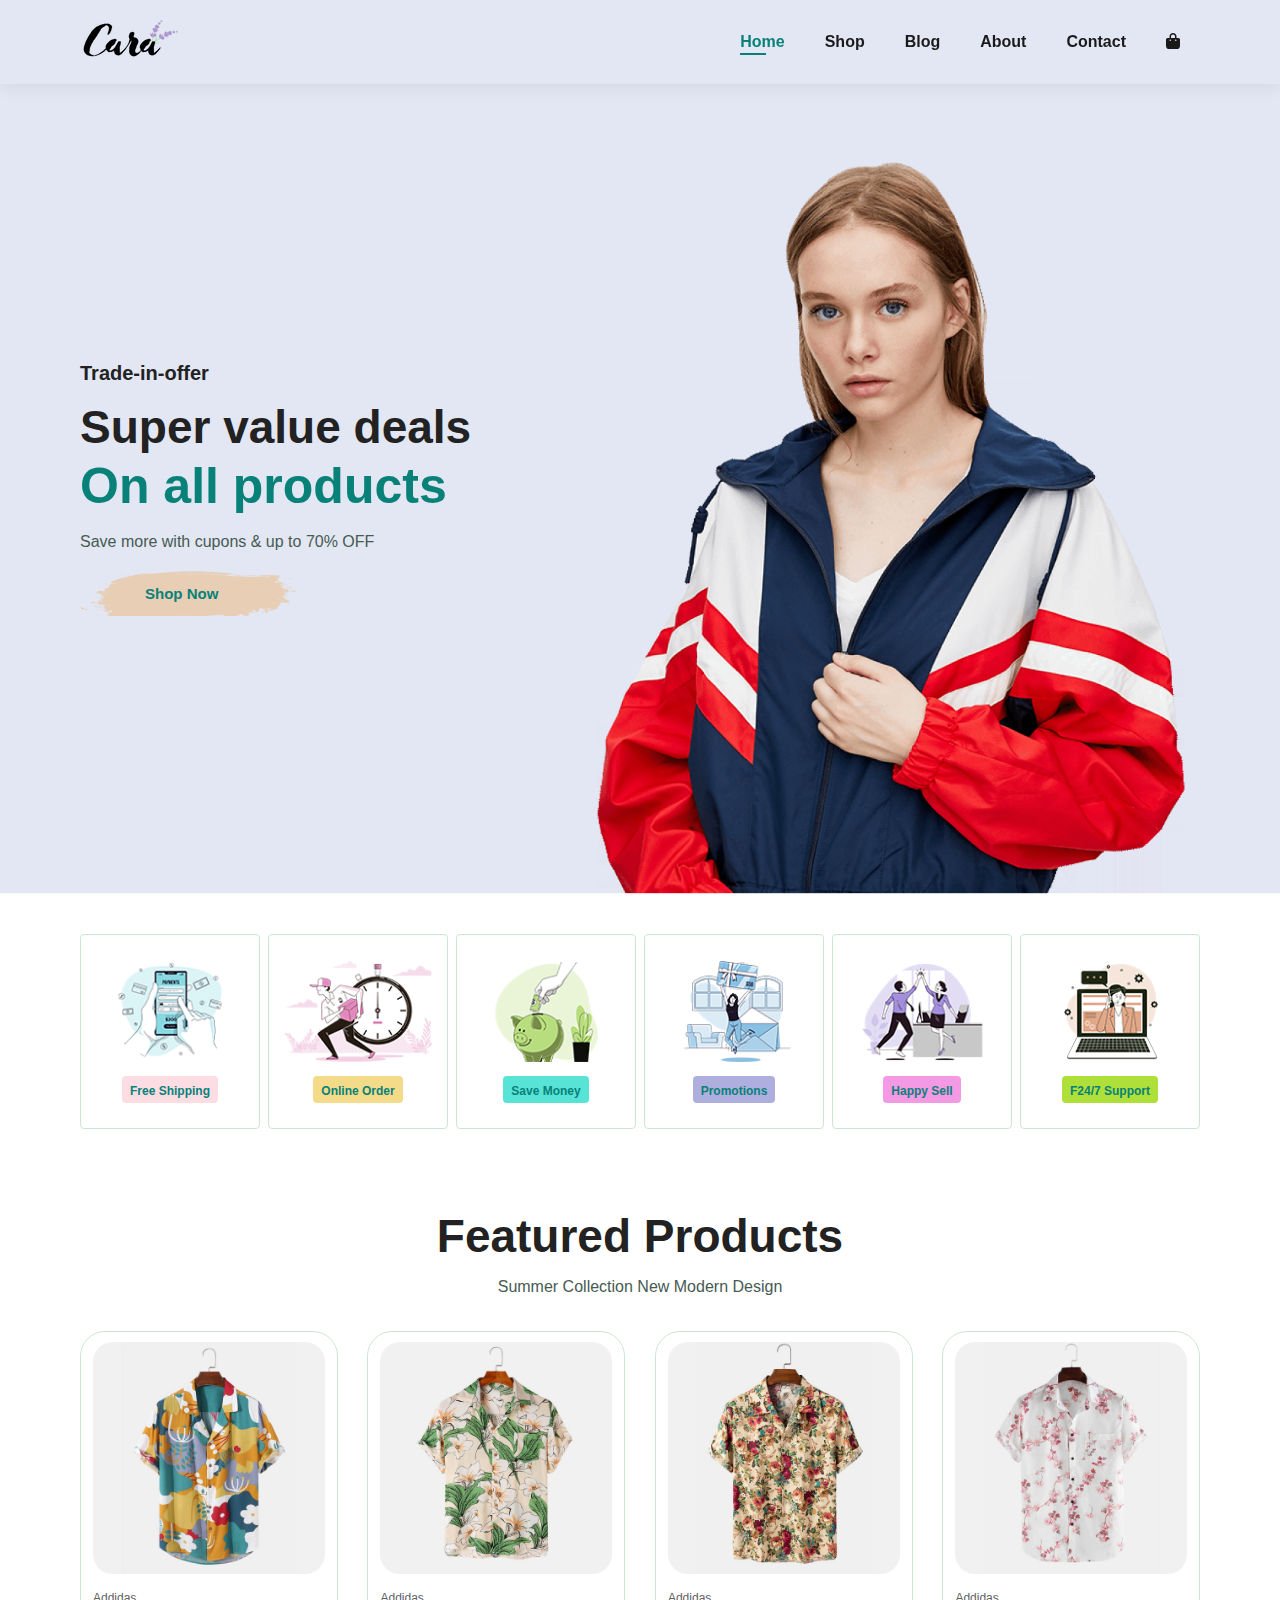
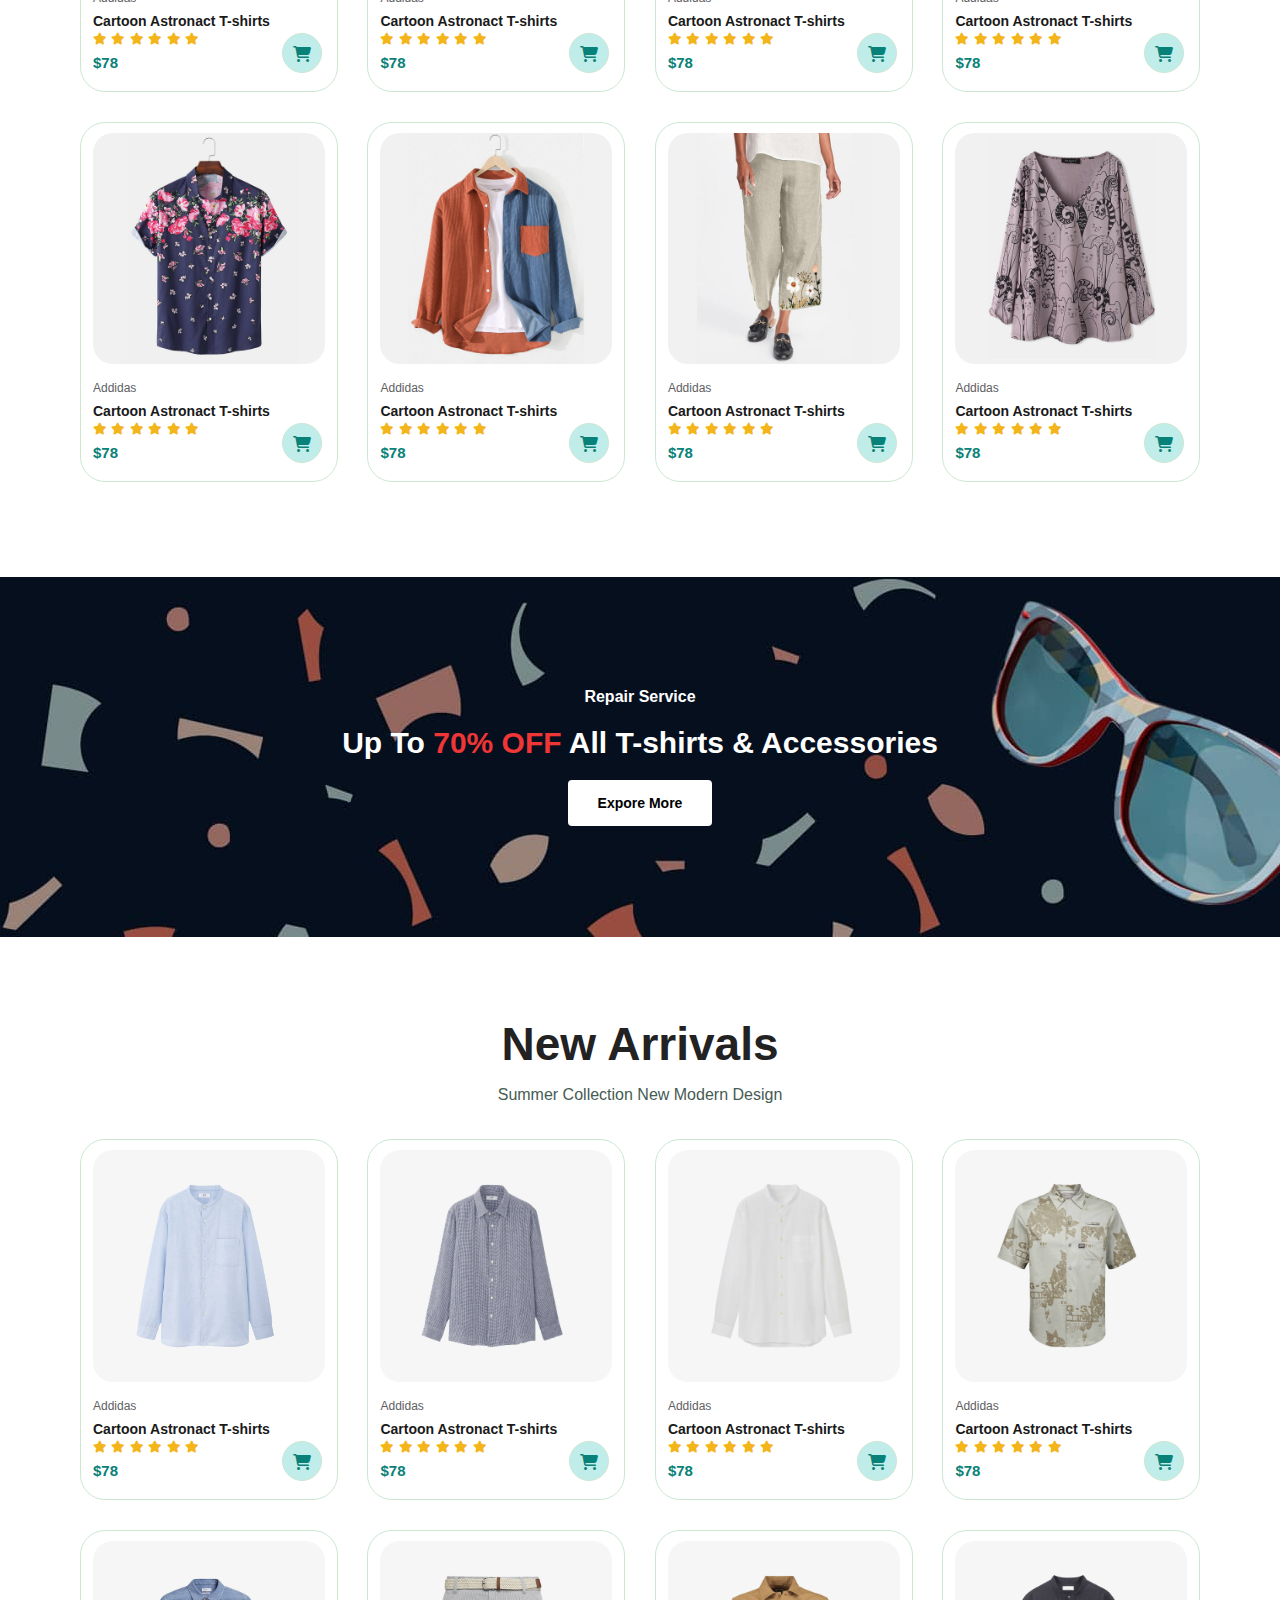
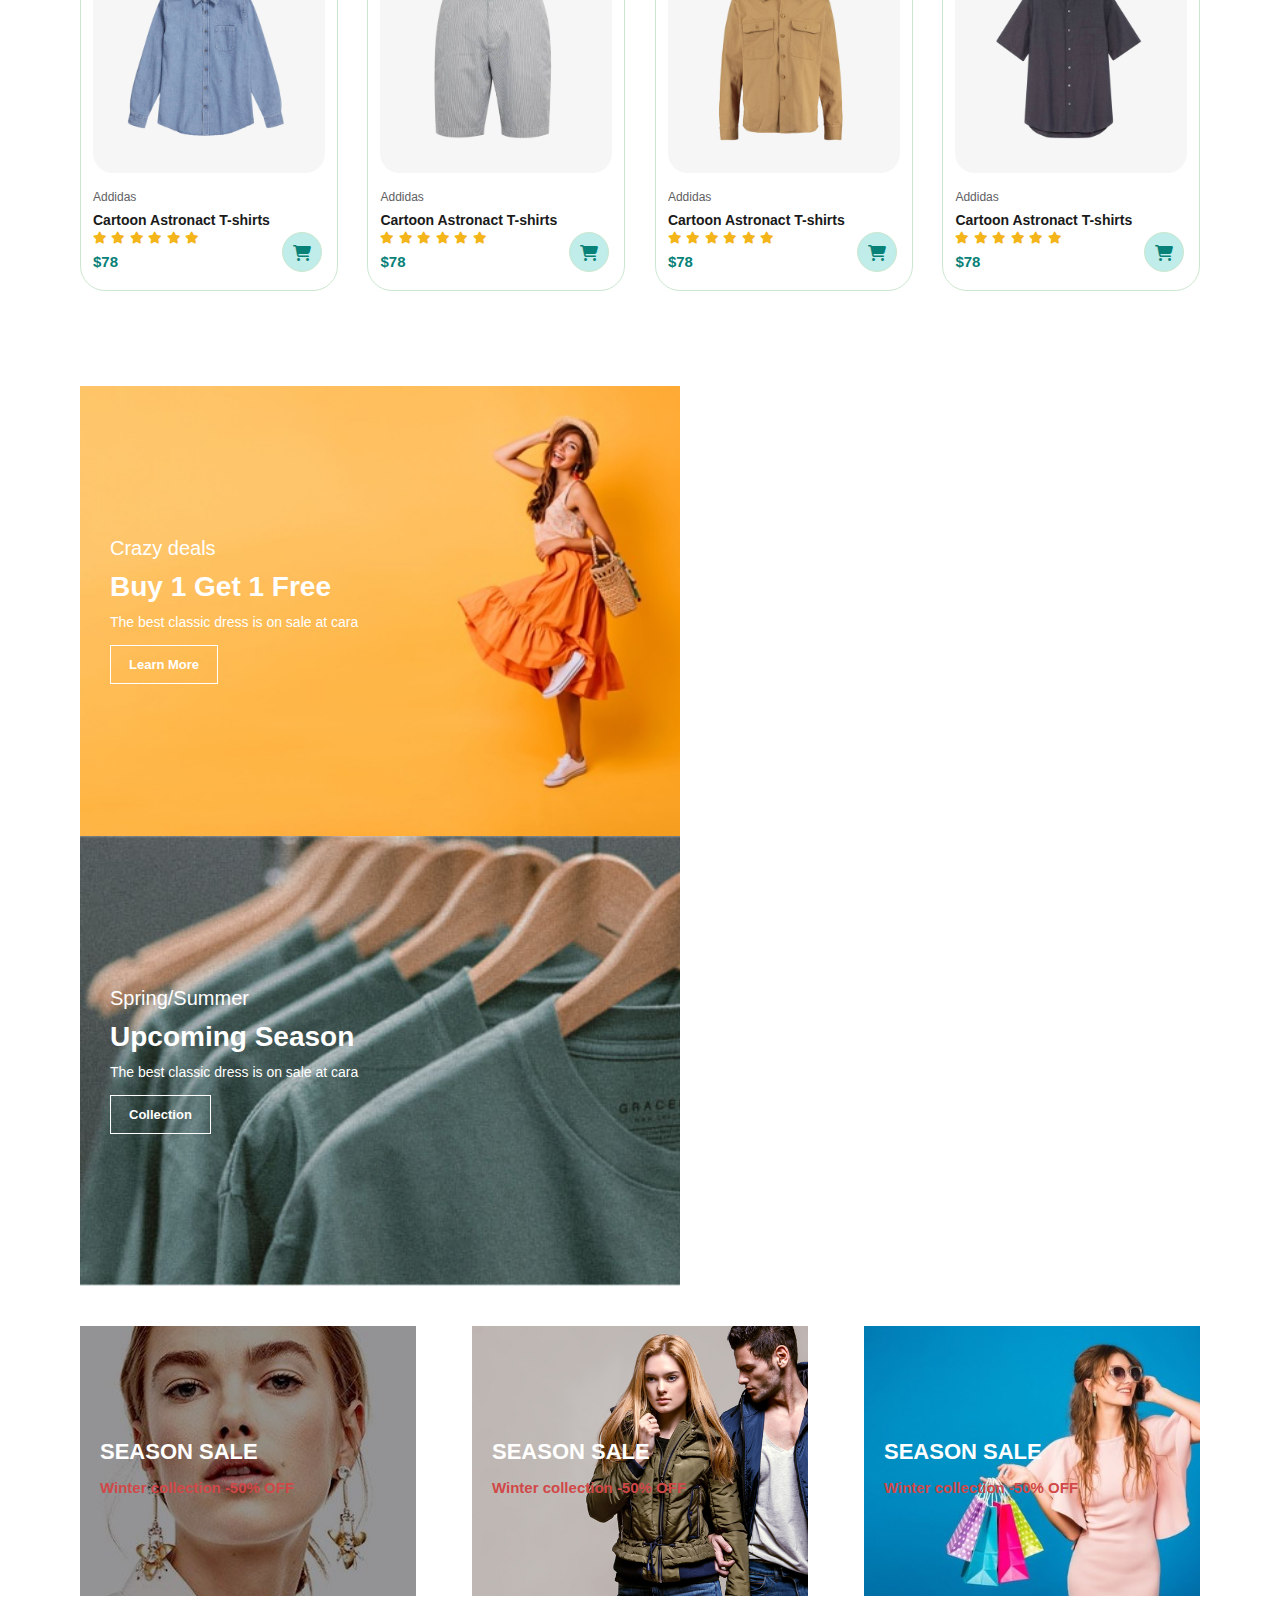
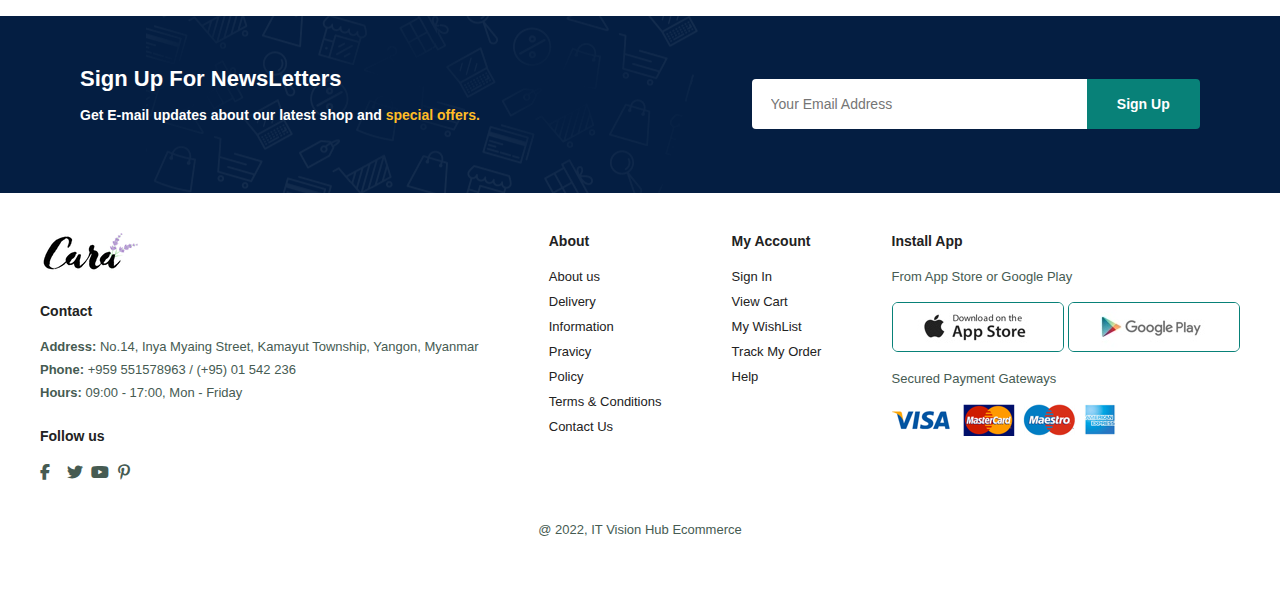
<file: index.html>
<!DOCTYPE html>
<html lang="en">
<head>
    <meta charset="UTF-8">
    <meta http-equiv="X-UA-Compatible" content="IE=edge">
    <meta name="viewport" content="width=device-width, initial-scale=1.0">
    <title>Ecommerce</title>
    <link rel="stylesheet" href="https://cdnjs.cloudflare.com/ajax/libs/font-awesome/6.1.1/css/all.min.css">
    <link rel="stylesheet" href="style.css">
</head>
<body>
    <!-- Header -->
    <section id="header">
        <a href="#"><img src="img/logo.png" alt="" class="logo"></a>
        <div>
            <ul id="navbar">
                <li><a href="index.html" class="active">Home</a></li>
                <li><a href="shop.html">Shop</a></li>
                <li><a href="blog.html">Blog</a></li>
                <li><a href="about.html">About</a></li>
                <li><a href="contact.html">Contact</a></li>
                <li><a href="cart.html" id="lg-bag"><i class="fa-solid fa-bag-shopping"></i></a></li>
                <a href="#" id="close"><i class="fa-solid fa-circle-xmark"></i></a>
            </ul>
        </div>
        <div id="mobile">
            <a href="cart.html"><i class="fa-solid fa-bag-shopping"></i></a>
            <i id="bar" class="fas fa-outdent"></i>
        </div>
    </section>

    <!-- Hero -->
    <section id="hero">
        <h4>Trade-in-offer</h4>
        <h2>Super value deals</h2>
        <h1>On all products</h1>
        <p>Save more with cupons & up to 70% OFF</p>
        <button>Shop Now</button>
    </section>

    <!-- Feature -->
    <section id="feature" class="section-p1 resp1">
        <div class="fe-box">
            <img src="img/features/f1.png" alt="">
            <h6>Free Shipping</h6>
        </div>
        <div class="fe-box">
            <img src="img/features/f2.png" alt="">
            <h6>Online Order</h6>
        </div>
        <div class="fe-box">
            <img src="img/features/f3.png" alt="">
            <h6>Save Money </h6>
        </div>
        <div class="fe-box">
            <img src="img/features/f4.png" alt="">
            <h6>Promotions</h6>
        </div>
        <div class="fe-box">
            <img src="img/features/f5.png" alt="">
            <h6>Happy Sell</h6>
        </div>
        <div class="fe-box">
            <img src="img/features/f6.png" alt="">
            <h6>F24/7 Support</h6>
        </div>
    </section>

    <!-- Product -->
    <section id="product1" class="section-p1">
        <h2>Featured Products</h2>
        <p>Summer Collection New Modern Design</p>
        <div class="proContainer">
            <div class="pro">
                <img src="img/products/f1.jpg" alt="">
                <div class="des">
                    <span>Addidas</span>
                    <h5>Cartoon Astronact T-shirts</h5>
                    <div class="star">
                        <i class="fas fa-star"></i>
                        <i class="fas fa-star"></i>
                        <i class="fas fa-star"></i>
                        <i class="fas fa-star"></i>
                        <i class="fas fa-star"></i>
                        <i class="fas fa-star"></i>
                    </div>
                    <h4>$78</h4>
                </div>
                <a href=""><i class="fas fa-shopping-cart cart"></i></a>
            </div>
            <div class="pro">
                <img src="img/products/f2.jpg" alt="">
                <div class="des">
                    <span>Addidas</span>
                    <h5>Cartoon Astronact T-shirts</h5>
                    <div class="star">
                        <i class="fas fa-star"></i>
                        <i class="fas fa-star"></i>
                        <i class="fas fa-star"></i>
                        <i class="fas fa-star"></i>
                        <i class="fas fa-star"></i>
                        <i class="fas fa-star"></i>
                    </div>
                    <h4>$78</h4>
                </div>
                <a href=""><i class="fas fa-shopping-cart cart"></i></a>
            </div>
            <div class="pro">
                <img src="img/products/f3.jpg" alt="">
                <div class="des">
                    <span>Addidas</span>
                    <h5>Cartoon Astronact T-shirts</h5>
                    <div class="star">
                        <i class="fas fa-star"></i>
                        <i class="fas fa-star"></i>
                        <i class="fas fa-star"></i>
                        <i class="fas fa-star"></i>
                        <i class="fas fa-star"></i>
                        <i class="fas fa-star"></i>
                    </div>
                    <h4>$78</h4>
                </div>
                <a href=""><i class="fas fa-shopping-cart cart"></i></a>
            </div>
            <div class="pro">
                <img src="img/products/f4.jpg" alt="">
                <div class="des">
                    <span>Addidas</span>
                    <h5>Cartoon Astronact T-shirts</h5>
                    <div class="star">
                        <i class="fas fa-star"></i>
                        <i class="fas fa-star"></i>
                        <i class="fas fa-star"></i>
                        <i class="fas fa-star"></i>
                        <i class="fas fa-star"></i>
                        <i class="fas fa-star"></i>
                    </div>
                    <h4>$78</h4>
                </div>
                <a href=""><i class="fas fa-shopping-cart cart"></i></a>
            </div>
            <div class="pro">
                <img src="img/products/f5.jpg" alt="">
                <div class="des">
                    <span>Addidas</span>
                    <h5>Cartoon Astronact T-shirts</h5>
                    <div class="star">
                        <i class="fas fa-star"></i>
                        <i class="fas fa-star"></i>
                        <i class="fas fa-star"></i>
                        <i class="fas fa-star"></i>
                        <i class="fas fa-star"></i>
                        <i class="fas fa-star"></i>
                    </div>
                    <h4>$78</h4>
                </div>
                <a href=""><i class="fas fa-shopping-cart cart"></i></a>
            </div>
            <div class="pro">
                <img src="img/products/f6.jpg" alt="">
                <div class="des">
                    <span>Addidas</span>
                    <h5>Cartoon Astronact T-shirts</h5>
                    <div class="star">
                        <i class="fas fa-star"></i>
                        <i class="fas fa-star"></i>
                        <i class="fas fa-star"></i>
                        <i class="fas fa-star"></i>
                        <i class="fas fa-star"></i>
                        <i class="fas fa-star"></i>
                    </div>
                    <h4>$78</h4>
                </div>
                <a href=""><i class="fas fa-shopping-cart cart"></i></a>
            </div>
            <div class="pro">
                <img src="img/products/f7.jpg" alt="">
                <div class="des">
                    <span>Addidas</span>
                    <h5>Cartoon Astronact T-shirts</h5>
                    <div class="star">
                        <i class="fas fa-star"></i>
                        <i class="fas fa-star"></i>
                        <i class="fas fa-star"></i>
                        <i class="fas fa-star"></i>
                        <i class="fas fa-star"></i>
                        <i class="fas fa-star"></i>
                    </div>
                    <h4>$78</h4>
                </div>
                <a href=""><i class="fas fa-shopping-cart cart"></i></a>
            </div>
            <div class="pro">
                <img src="img/products/f8.jpg" alt="">
                <div class="des">
                    <span>Addidas</span>
                    <h5>Cartoon Astronact T-shirts</h5>
                    <div class="star">
                        <i class="fas fa-star"></i>
                        <i class="fas fa-star"></i>
                        <i class="fas fa-star"></i>
                        <i class="fas fa-star"></i>
                        <i class="fas fa-star"></i>
                        <i class="fas fa-star"></i>
                    </div>
                    <h4>$78</h4>
                </div>
                <a href=""><i class="fas fa-shopping-cart cart"></i></a>
            </div>
        </div>
    </section>

    <!-- Banner -->
    <section id="banner" class="section-m1">
        <h4>Repair Service</h4>
        <h2>Up To <span>70% OFF</span> All T-shirts & Accessories</h2>
        <button class="normal">Expore More</button>
    </section>

    <!-- New Product -->
    <section id="product1" class="section-p1">
        <h2>New Arrivals</h2>
        <p>Summer Collection New Modern Design</p>
        <div class="proContainer">
            <div class="pro">
                <img src="img/products/n1.jpg" alt="">
                <div class="des">
                    <span>Addidas</span>
                    <h5>Cartoon Astronact T-shirts</h5>
                    <div class="star">
                        <i class="fas fa-star"></i>
                        <i class="fas fa-star"></i>
                        <i class="fas fa-star"></i>
                        <i class="fas fa-star"></i>
                        <i class="fas fa-star"></i>
                        <i class="fas fa-star"></i>
                    </div>
                    <h4>$78</h4>
                </div>
                <a href=""><i class="fas fa-shopping-cart cart"></i></a>
            </div>
            <div class="pro">
                <img src="img/products/n2.jpg" alt="">
                <div class="des">
                    <span>Addidas</span>
                    <h5>Cartoon Astronact T-shirts</h5>
                    <div class="star">
                        <i class="fas fa-star"></i>
                        <i class="fas fa-star"></i>
                        <i class="fas fa-star"></i>
                        <i class="fas fa-star"></i>
                        <i class="fas fa-star"></i>
                        <i class="fas fa-star"></i>
                    </div>
                    <h4>$78</h4>
                </div>
                <a href=""><i class="fas fa-shopping-cart cart"></i></a>
            </div>
            <div class="pro">
                <img src="img/products/n3.jpg" alt="">
                <div class="des">
                    <span>Addidas</span>
                    <h5>Cartoon Astronact T-shirts</h5>
                    <div class="star">
                        <i class="fas fa-star"></i>
                        <i class="fas fa-star"></i>
                        <i class="fas fa-star"></i>
                        <i class="fas fa-star"></i>
                        <i class="fas fa-star"></i>
                        <i class="fas fa-star"></i>
                    </div>
                    <h4>$78</h4>
                </div>
                <a href=""><i class="fas fa-shopping-cart cart"></i></a>
            </div>
            <div class="pro">
                <img src="img/products/n4.jpg" alt="">
                <div class="des">
                    <span>Addidas</span>
                    <h5>Cartoon Astronact T-shirts</h5>
                    <div class="star">
                        <i class="fas fa-star"></i>
                        <i class="fas fa-star"></i>
                        <i class="fas fa-star"></i>
                        <i class="fas fa-star"></i>
                        <i class="fas fa-star"></i>
                        <i class="fas fa-star"></i>
                    </div>
                    <h4>$78</h4>
                </div>
                <a href=""><i class="fas fa-shopping-cart cart"></i></a>
            </div>
            <div class="pro">
                <img src="img/products/n5.jpg" alt="">
                <div class="des">
                    <span>Addidas</span>
                    <h5>Cartoon Astronact T-shirts</h5>
                    <div class="star">
                        <i class="fas fa-star"></i>
                        <i class="fas fa-star"></i>
                        <i class="fas fa-star"></i>
                        <i class="fas fa-star"></i>
                        <i class="fas fa-star"></i>
                        <i class="fas fa-star"></i>
                    </div>
                    <h4>$78</h4>
                </div>
                <a href=""><i class="fas fa-shopping-cart cart"></i></a>
            </div>
            <div class="pro">
                <img src="img/products/n6.jpg" alt="">
                <div class="des">
                    <span>Addidas</span>
                    <h5>Cartoon Astronact T-shirts</h5>
                    <div class="star">
                        <i class="fas fa-star"></i>
                        <i class="fas fa-star"></i>
                        <i class="fas fa-star"></i>
                        <i class="fas fa-star"></i>
                        <i class="fas fa-star"></i>
                        <i class="fas fa-star"></i>
                    </div>
                    <h4>$78</h4>
                </div>
                <a href=""><i class="fas fa-shopping-cart cart"></i></a>
            </div>
            <div class="pro">
                <img src="img/products/n7.jpg" alt="">
                <div class="des">
                    <span>Addidas</span>
                    <h5>Cartoon Astronact T-shirts</h5>
                    <div class="star">
                        <i class="fas fa-star"></i>
                        <i class="fas fa-star"></i>
                        <i class="fas fa-star"></i>
                        <i class="fas fa-star"></i>
                        <i class="fas fa-star"></i>
                        <i class="fas fa-star"></i>
                    </div>
                    <h4>$78</h4>
                </div>
                <a href=""><i class="fas fa-shopping-cart cart"></i></a>
            </div>
            <div class="pro">
                <img src="img/products/n8.jpg" alt="">
                <div class="des">
                    <span>Addidas</span>
                    <h5>Cartoon Astronact T-shirts</h5>
                    <div class="star">
                        <i class="fas fa-star"></i>
                        <i class="fas fa-star"></i>
                        <i class="fas fa-star"></i>
                        <i class="fas fa-star"></i>
                        <i class="fas fa-star"></i>
                        <i class="fas fa-star"></i>
                    </div>
                    <h4>$78</h4>
                </div>
                <a href=""><i class="fas fa-shopping-cart cart"></i></a>
            </div>
        </div>
    </section>
   
    <!-- Small Banner -->
    <section id="sm-banner" class="section-p1">
        <div class="banner-box">
            <h4>Crazy deals</h4>
            <h2>Buy 1 Get 1 Free</h2>
            <span>The best classic dress is on sale at cara</span>
            <button class="white">Learn More</button>
        </div>
        <div class="banner-box">
            <h4>Spring/Summer</h4>
            <h2>Upcoming Season</h2>
            <span>The best classic dress is on sale at cara</span>
            <button class="white">Collection</button>
        </div>
    </section>

    <!-- Banner3 -->
    <section id="banner3">
        <div class="banner-box">
            <h2>SEASON SALE</h2>
            <h3>Winter collection -50% OFF</h3>
        </div>
        <div class="banner-box banner-box1">
            <h2>SEASON SALE</h2>
            <h3>Winter collection -50% OFF</h3>
        </div>
        <div class="banner-box banner-box2">
            <h2>SEASON SALE</h2>
            <h3>Winter collection -50% OFF</h3>
        </div>
    </section>

    <!-- New Letters -->
    <section id="newsLetter">
        <div class="newsText">
            <h4>Sign Up For NewsLetters</h4>
            <p>Get E-mail updates about our latest shop and <span>special offers.</span></p>
        </div>
        <div class="form">
            <input type="text" placeholder="Your Email Address">
            <button class="normal">Sign Up</button>
        </div>
    </section>

    <!-- Footer -->
    <footer id="section-p1">
        <div class="col">
            <img src="img/logo.png" alt="" class="logo">
            <h4>Contact</h4>
            <p>
                <strong>Address: </strong>
                No.14, Inya Myaing Street, Kamayut Township, Yangon, Myanmar
            </p>
            <p>
                <strong>Phone: </strong>
                +959 551578963 / (+95) 01 542 236
            </p>
            <p>
                <strong>Hours: </strong>
                09:00 - 17:00, Mon - Friday
            </p>
            <div class="follow">
                <h4>Follow us</h4>
                <div class="icon">
                    <i class="fab fa-facebook-f"></i>
                    <i class="fab fa-instrgram"></i>
                    <i class="fab fa-twitter"></i>
                    <i class="fab fa-youtube"></i>
                    <i class="fab fa-pinterest-p"></i>
                </div>
            </div>
        </div>
        <div class="col">
            <h4>About</h4>
            <a href="#">About us</a>
            <a href="#">Delivery</a>
            <a href="#">Information</a>
            <a href="#">Pravicy</a>
            <a href="#">Policy</a>
            <a href="#">Terms & Conditions</a>
            <a href="#">Contact Us</a>
        </div>
        <div class="col">
            <h4>My Account</h4>
            <a href="#">Sign In</a>
            <a href="#">View Cart</a>
            <a href="#">My WishList</a>
            <a href="#">Track My Order</a>
            <a href="#">Help</a>
        </div>
        <div class="col install">
            <h4>Install App</h4>
            <p>From App Store or Google Play</p>
            <div class="row">
                <img src="img/pay/app.jpg" alt="">
                <img src="img/pay/play.jpg" alt="">
            </div>
            <p>Secured Payment Gateways</p>
            <img src="img/pay/pay.png" alt="">
        </div>
        <div class="copyright">
            <p>@ 2022, IT Vision Hub Ecommerce </p>
        </div>
    </footer>




    <script src="script.js"></script>
</body>
</html>
</file>
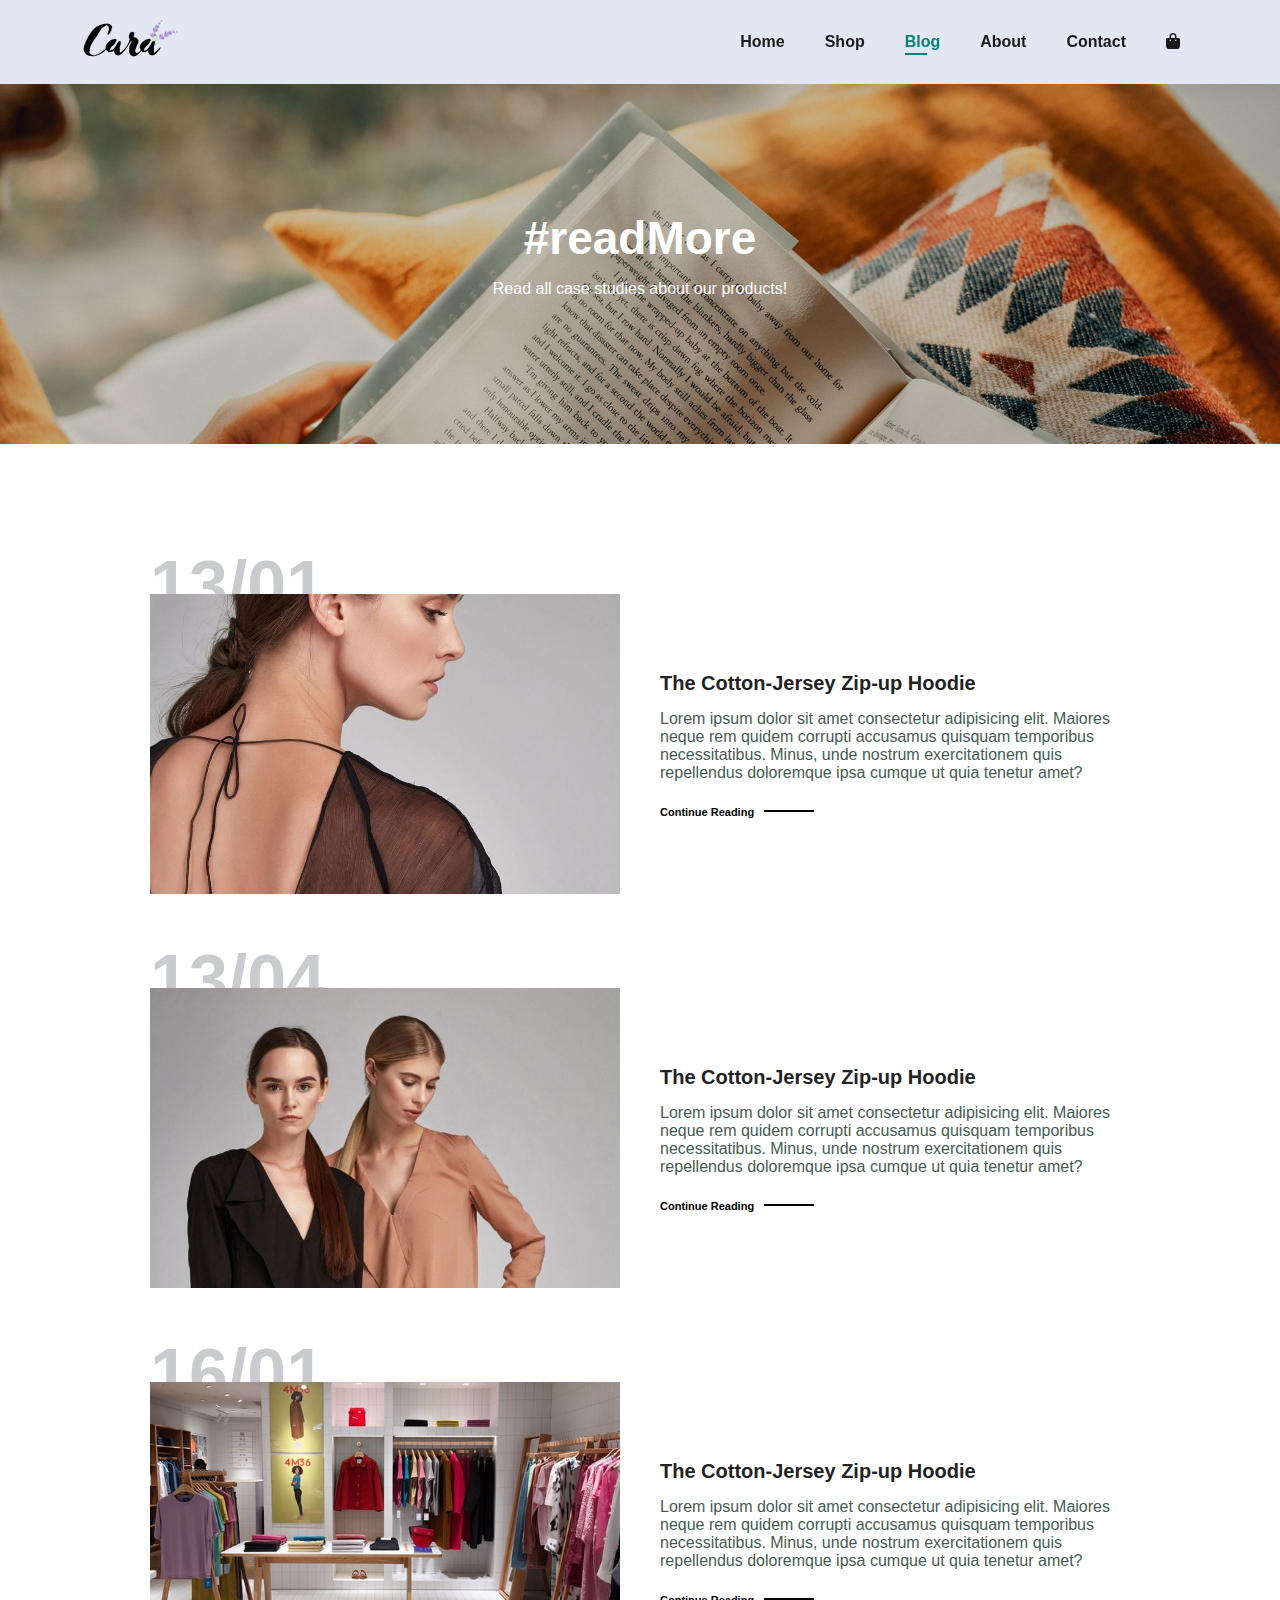
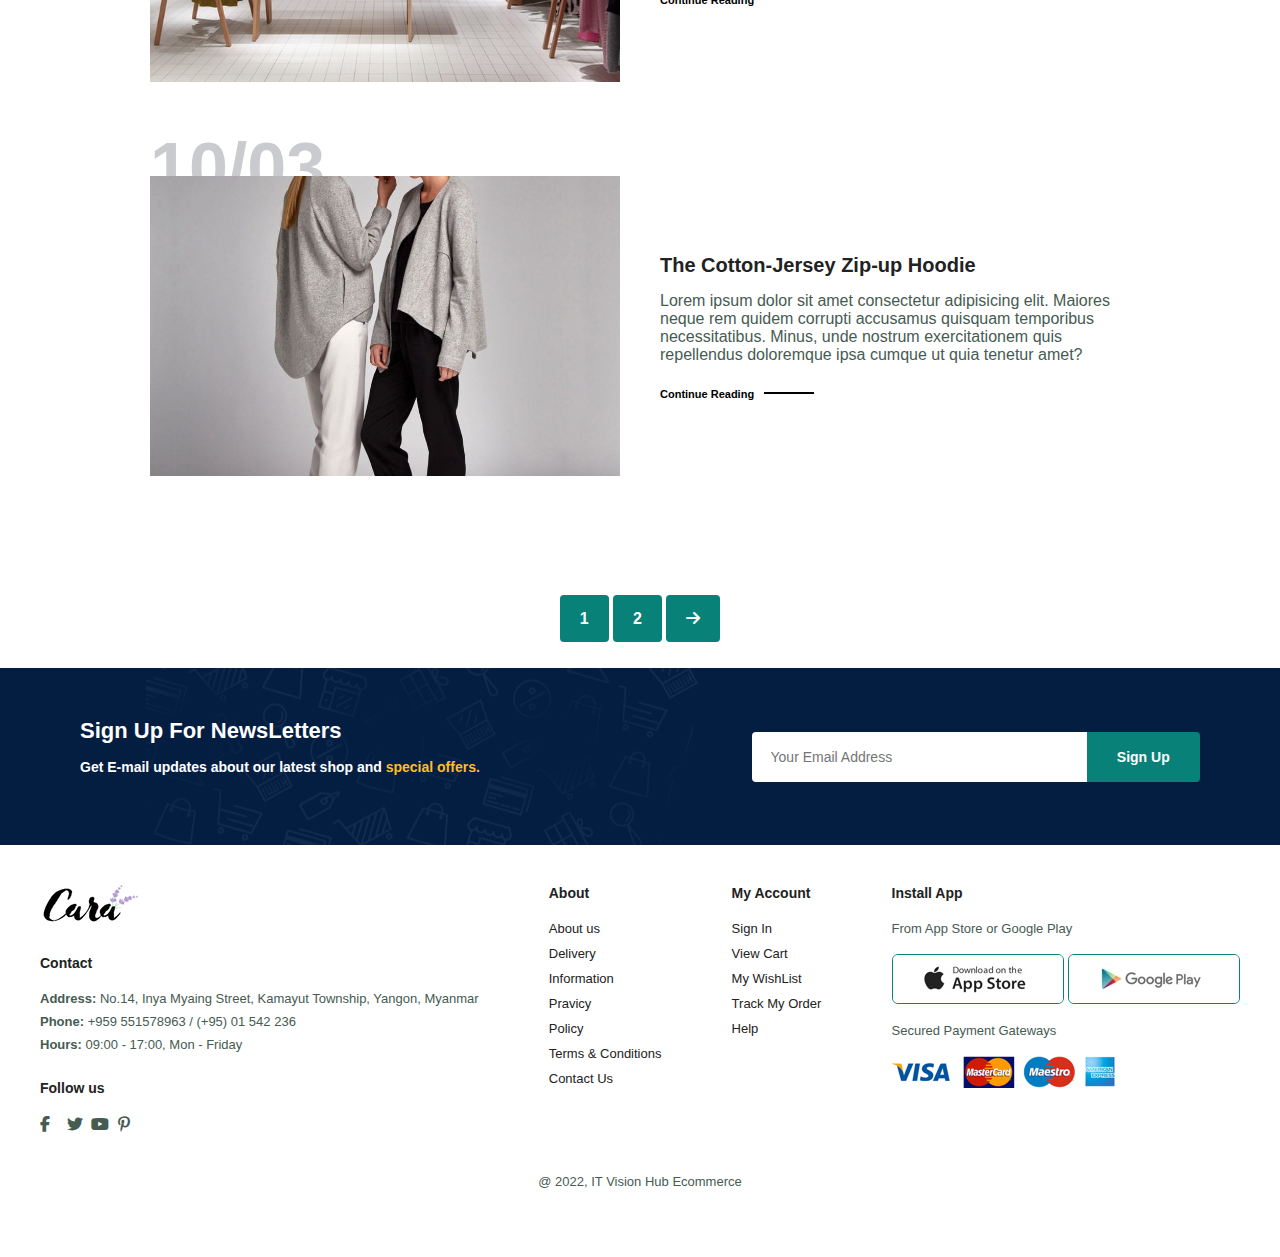
<file: blog.html>
<!DOCTYPE html>
<html lang="en">
<head>
    <meta charset="UTF-8">
    <meta http-equiv="X-UA-Compatible" content="IE=edge">
    <meta name="viewport" content="width=device-width, initial-scale=1.0">
    <title>Ecommerce</title>
    <link rel="stylesheet" href="https://cdnjs.cloudflare.com/ajax/libs/font-awesome/6.1.1/css/all.min.css">
    <link rel="stylesheet" href="style.css">
</head>
<body>
    <!-- Header -->
    <section id="header">
        <a href="#"><img src="img/logo.png" alt="" class="logo"></a>
        <div>
            <ul id="navbar">
                <li><a href="index.html" >Home</a></li>
                <li><a href="shop.html">Shop</a></li>
                <li><a href="blog.html" class="active">Blog</a></li>
                <li><a href="about.html">About</a></li>
                <li><a href="contact.html">Contact</a></li>
                <li><a href="cart.html" id="lg-bag"><i class="fa-solid fa-bag-shopping"></i></a></li>
                <a href="#" id="close"><i class="fa-solid fa-circle-xmark"></i></a>
            </ul>
        </div>
        <div id="mobile">
            <a href="cart.html"><i class="fa-solid fa-bag-shopping"></i></a>
            <i id="bar" class="fas fa-outdent"></i>
        </div>
    </section>

    <!-- Page Header -->
    <section id="page-header" class="blog-header">
        <h2>#readMore</h2>
        <p>Read all case studies about our products!</p>
    </section>

    <!-- Blog -->
    <section id="blog">
        <div class="blog-box">
            <div class="blog-img">
                <img src="img/blog/b1.jpg" alt="">
            </div>
            <div class="blog-detail">
                <h4>The Cotton-Jersey Zip-up Hoodie</h4>
                <p>Lorem ipsum dolor sit amet consectetur adipisicing elit. Maiores neque rem quidem corrupti accusamus quisquam temporibus necessitatibus. Minus, unde nostrum exercitationem quis repellendus doloremque ipsa cumque ut quia tenetur amet?</p>
                <a href="">Continue Reading</a>
                <h1>13/01</h1>
            </div>
        </div>
        <div class="blog-box">
            <div class="blog-img">
                <img src="img/blog/b2.jpg" alt="">
            </div>
            <div class="blog-detail">
                <h4>The Cotton-Jersey Zip-up Hoodie</h4>
                <p>Lorem ipsum dolor sit amet consectetur adipisicing elit. Maiores neque rem quidem corrupti accusamus quisquam temporibus necessitatibus. Minus, unde nostrum exercitationem quis repellendus doloremque ipsa cumque ut quia tenetur amet?</p>
                <a href="">Continue Reading</a>
                <h1>13/04</h1>
            </div>
        </div>
        <div class="blog-box">
            <div class="blog-img">
                <img src="img/blog/b3.jpg" alt="">
            </div>
            <div class="blog-detail">
                <h4>The Cotton-Jersey Zip-up Hoodie</h4>
                <p>Lorem ipsum dolor sit amet consectetur adipisicing elit. Maiores neque rem quidem corrupti accusamus quisquam temporibus necessitatibus. Minus, unde nostrum exercitationem quis repellendus doloremque ipsa cumque ut quia tenetur amet?</p>
                <a href="">Continue Reading</a>
                <h1>16/01</h1>
            </div>
        </div>
        <div class="blog-box">
            <div class="blog-img">
                <img src="img/blog/b4.jpg" alt="">
            </div>
            <div class="blog-detail">
                <h4>The Cotton-Jersey Zip-up Hoodie</h4>
                <p>Lorem ipsum dolor sit amet consectetur adipisicing elit. Maiores neque rem quidem corrupti accusamus quisquam temporibus necessitatibus. Minus, unde nostrum exercitationem quis repellendus doloremque ipsa cumque ut quia tenetur amet?</p>
                <a href="">Continue Reading</a>
                <h1>10/03</h1>
            </div>
        </div>
    </section>

    <!-- Pagination -->
    <section id="pagination" class="section-p1">
        <a href="#">1</a>
        <a href="#">2</a>
        <a href="#"><i class="fa-solid fa-arrow-right"></i></a>
    </section>

    <!-- New Letters -->
    <section id="newsLetter">
        <div class="newsText">
            <h4>Sign Up For NewsLetters</h4>
            <p>Get E-mail updates about our latest shop and <span>special offers.</span></p>
        </div>
        <div class="form">
            <input type="text" placeholder="Your Email Address">
            <button class="normal">Sign Up</button>
        </div>
    </section>

    <!-- Footer -->
    <footer id="section-p1">
        <div class="col">
            <img src="img/logo.png" alt="" class="logo">
            <h4>Contact</h4>
            <p>
                <strong>Address: </strong>
                No.14, Inya Myaing Street, Kamayut Township, Yangon, Myanmar
            </p>
            <p>
                <strong>Phone: </strong>
                +959 551578963 / (+95) 01 542 236
            </p>
            <p>
                <strong>Hours: </strong>
                09:00 - 17:00, Mon - Friday
            </p>
            <div class="follow">
                <h4>Follow us</h4>
                <div class="icon">
                    <i class="fab fa-facebook-f"></i>
                    <i class="fab fa-instrgram"></i>
                    <i class="fab fa-twitter"></i>
                    <i class="fab fa-youtube"></i>
                    <i class="fab fa-pinterest-p"></i>
                </div>
            </div>
        </div>
        <div class="col">
            <h4>About</h4>
            <a href="#">About us</a>
            <a href="#">Delivery</a>
            <a href="#">Information</a>
            <a href="#">Pravicy</a>
            <a href="#">Policy</a>
            <a href="#">Terms & Conditions</a>
            <a href="#">Contact Us</a>
        </div>
        <div class="col">
            <h4>My Account</h4>
            <a href="#">Sign In</a>
            <a href="#">View Cart</a>
            <a href="#">My WishList</a>
            <a href="#">Track My Order</a>
            <a href="#">Help</a>
        </div>
        <div class="col install">
            <h4>Install App</h4>
            <p>From App Store or Google Play</p>
            <div class="row">
                <img src="img/pay/app.jpg" alt="">
                <img src="img/pay/play.jpg" alt="">
            </div>
            <p>Secured Payment Gateways</p>
            <img src="img/pay/pay.png" alt="">
        </div>
        <div class="copyright">
            <p>@ 2022, IT Vision Hub Ecommerce </p>
        </div>
    </footer>


    <!-- <script>
        const pro = document.querySelector(".pro");
        pro.addEventListener('click',function(){
            window.location.href="single_product.html";
        })
    </script> -->
    <script src="script.js"></script>
</body>
</html>
</file>
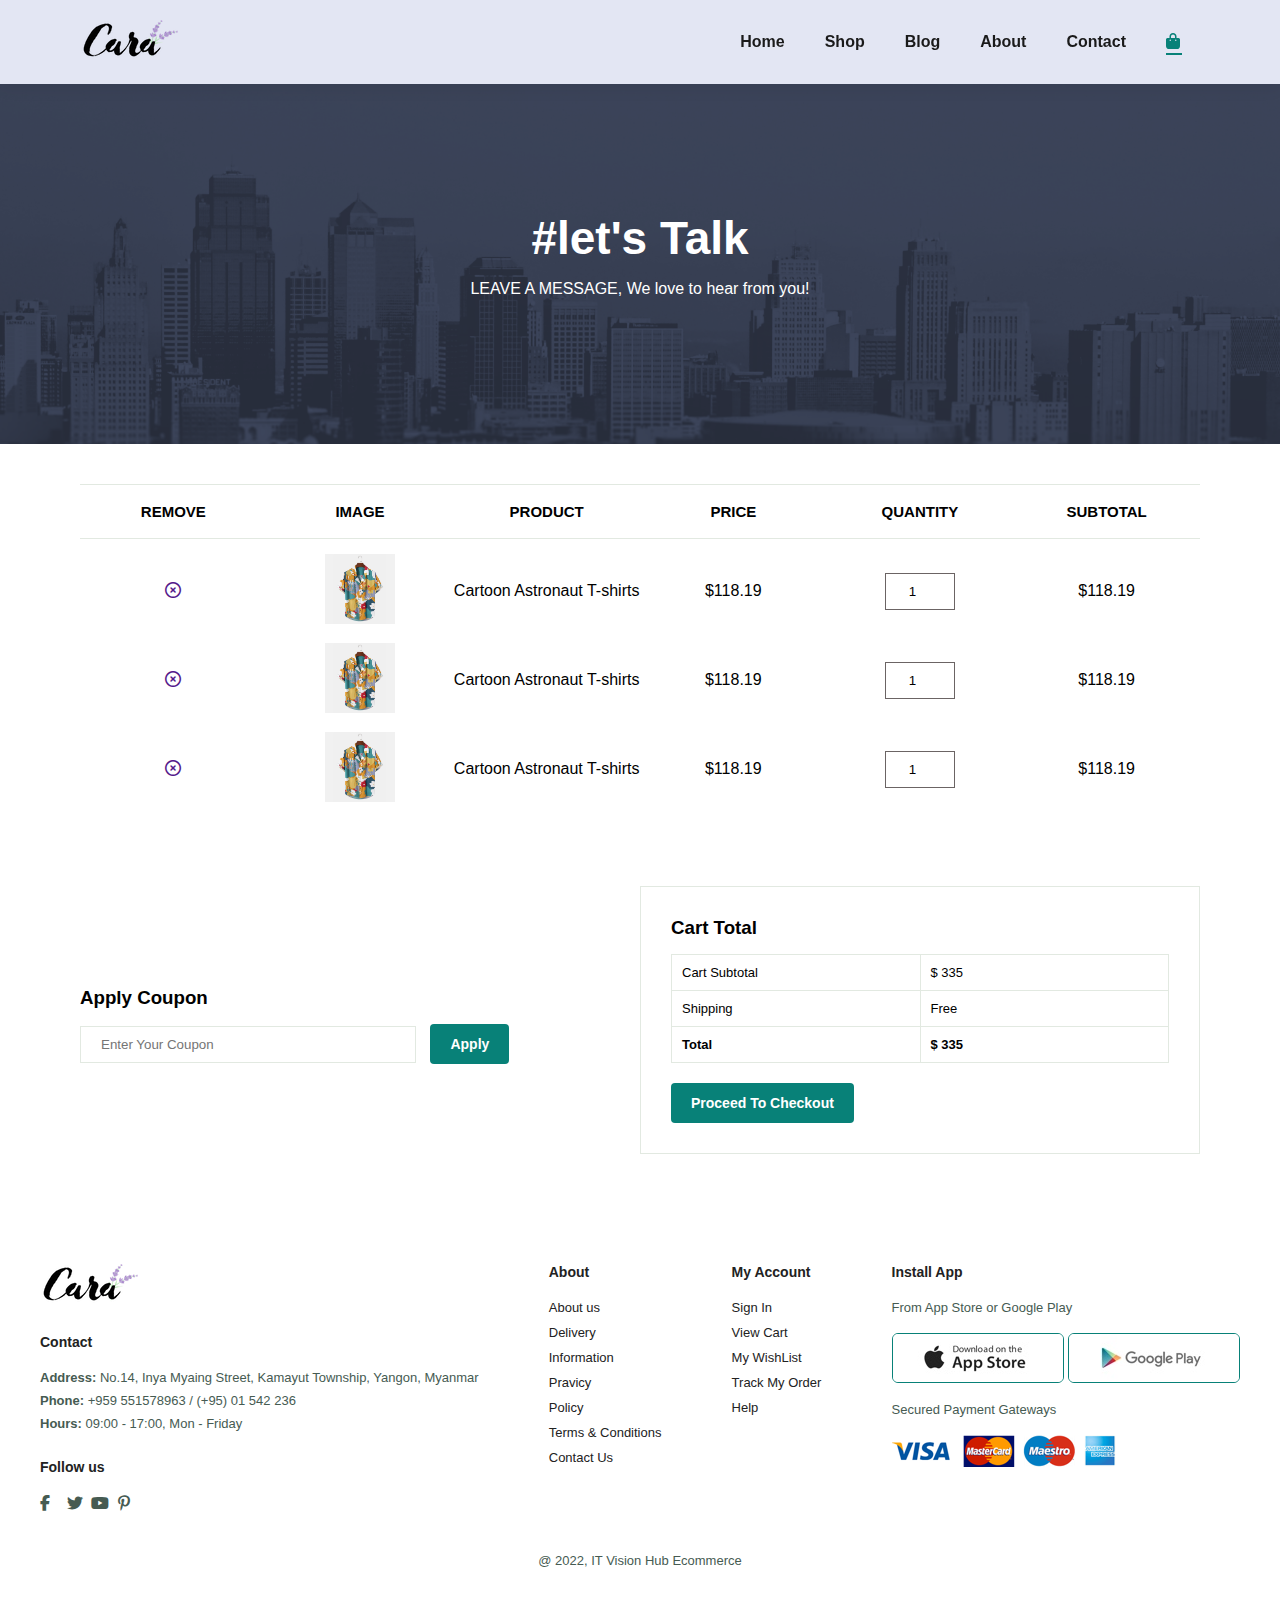
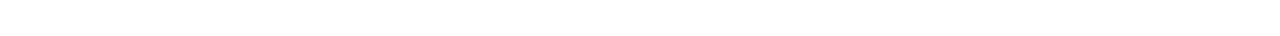
<file: cart.html>
<!DOCTYPE html>
<html lang="en">
<head>
    <meta charset="UTF-8">
    <meta http-equiv="X-UA-Compatible" content="IE=edge">
    <meta name="viewport" content="width=device-width, initial-scale=1.0">
    <title>Ecommerce</title>
    <link rel="stylesheet" href="https://cdnjs.cloudflare.com/ajax/libs/font-awesome/6.1.1/css/all.min.css">
    <link rel="stylesheet" href="style.css">
</head>
<body>
    <!-- Header -->
    <section id="header">
        <a href="#"><img src="img/logo.png" alt="" class="logo"></a>
        <div>
            <ul id="navbar">
                <li><a href="index.html" >Home</a></li>
                <li><a href="shop.html">Shop</a></li>
                <li><a href="blog.html" >Blog</a></li>
                <li><a href="about.html" >About</a></li>
                <li><a href="contact.html" >Contact</a></li>
                <li><a href="cart.html" class="active" id="lg-bag"><i class="fa-solid fa-bag-shopping"></i></a></li>
                <a href="#" id="close"><i class="fa-solid fa-circle-xmark"></i></a>
            </ul>
        </div>
        <div id="mobile">
            <a href="cart.html"><i class="fa-solid fa-bag-shopping"></i></a>
            <i id="bar" class="fas fa-outdent"></i>
        </div>
    </section>

    <!-- Page Header -->
    <section id="page-header" class="about-header">
        <h2>#let's Talk</h2>
        <p>LEAVE A MESSAGE, We love to hear from you!</p>
    </section>

    <!-- Cart -->
    <section id="cart" class="section-p1 res-cart">
        <table width="100%">
            <thead>
                <tr>
                    <th>REMOVE</th>
                    <th>IMAGE</th>
                    <th>PRODUCT</th>
                    <th>PRICE</th>
                    <th>QUANTITY</th>
                    <th>SUBTOTAL</th>
                </tr>
            </thead>
            <tbody>
                <tr>
                    <td><a href=""><i class="far fa-times-circle"></i></a></td>
                    <td><img src="img/products/f1.jpg" alt=""></td>
                    <td>Cartoon Astronaut T-shirts</td>
                    <td>$118.19</td>
                    <td><input type="number" value="1"></td>
                    <td>$118.19</td>
                </tr>
                <tr>
                    <td><a href=""><i class="far fa-times-circle"></i></a></td>
                    <td><img src="img/products/f1.jpg" alt=""></td>
                    <td>Cartoon Astronaut T-shirts</td>
                    <td>$118.19</td>
                    <td><input type="number" value="1"></td>
                    <td>$118.19</td>
                </tr>
                <tr>
                    <td><a href=""><i class="far fa-times-circle"></i></a></td>
                    <td><img src="img/products/f1.jpg" alt=""></td>
                    <td>Cartoon Astronaut T-shirts</td>
                    <td>$118.19</td>
                    <td><input type="number" value="1"></td>
                    <td>$118.19</td>
                </tr>
            </tbody>
        </table>
    </section>

    <!-- Cart add -->
    <section id="cart-add" class="section-p1 res-card-add">
        <div id="coupon">
            <h3>Apply Coupon</h3>
            <div>
                <input type="text" placeholder="Enter Your Coupon">
                <button class="normal">Apply</button>
            </div>
        </div>
        <div id="subTotal">
            <h3>Cart Total</h3>
            <table>
                <tr>
                    <td>Cart Subtotal</td>
                    <td>$ 335</td>
                </tr>
                <tr>
                    <td>Shipping</td>
                    <td>Free</td>
                </tr>
                <tr>
                    <td><strong>Total</strong></td>
                    <td><strong>$ 335</strong></td>
                </tr>
            </table>
            <button class="normal">Proceed To Checkout</button>
        </div>
    </section>

    <!-- Footer -->
    <footer id="section-p1" class="contactFooter">
        <div class="col">
            <img src="img/logo.png" alt="" class="logo">
            <h4>Contact</h4>
            <p>
                <strong>Address: </strong>
                No.14, Inya Myaing Street, Kamayut Township, Yangon, Myanmar
            </p>
            <p>
                <strong>Phone: </strong>
                +959 551578963 / (+95) 01 542 236
            </p>
            <p>
                <strong>Hours: </strong>
                09:00 - 17:00, Mon - Friday
            </p>
            <div class="follow">
                <h4>Follow us</h4>
                <div class="icon">
                    <i class="fab fa-facebook-f"></i>
                    <i class="fab fa-instrgram"></i>
                    <i class="fab fa-twitter"></i>
                    <i class="fab fa-youtube"></i>
                    <i class="fab fa-pinterest-p"></i>
                </div>
            </div>
        </div>
        <div class="col">
            <h4>About</h4>
            <a href="#">About us</a>
            <a href="#">Delivery</a>
            <a href="#">Information</a>
            <a href="#">Pravicy</a>
            <a href="#">Policy</a>
            <a href="#">Terms & Conditions</a>
            <a href="#">Contact Us</a>
        </div>
        <div class="col">
            <h4>My Account</h4>
            <a href="#">Sign In</a>
            <a href="#">View Cart</a>
            <a href="#">My WishList</a>
            <a href="#">Track My Order</a>
            <a href="#">Help</a>
        </div>
        <div class="col install">
            <h4>Install App</h4>
            <p>From App Store or Google Play</p>
            <div class="row">
                <img src="img/pay/app.jpg" alt="">
                <img src="img/pay/play.jpg" alt="">
            </div>
            <p>Secured Payment Gateways</p>
            <img src="img/pay/pay.png" alt="">
        </div>
        <div class="copyright">
            <p>@ 2022, IT Vision Hub Ecommerce </p>
        </div>
    </footer>


    <script src="script.js"></script>
</body>
</html>
</file>
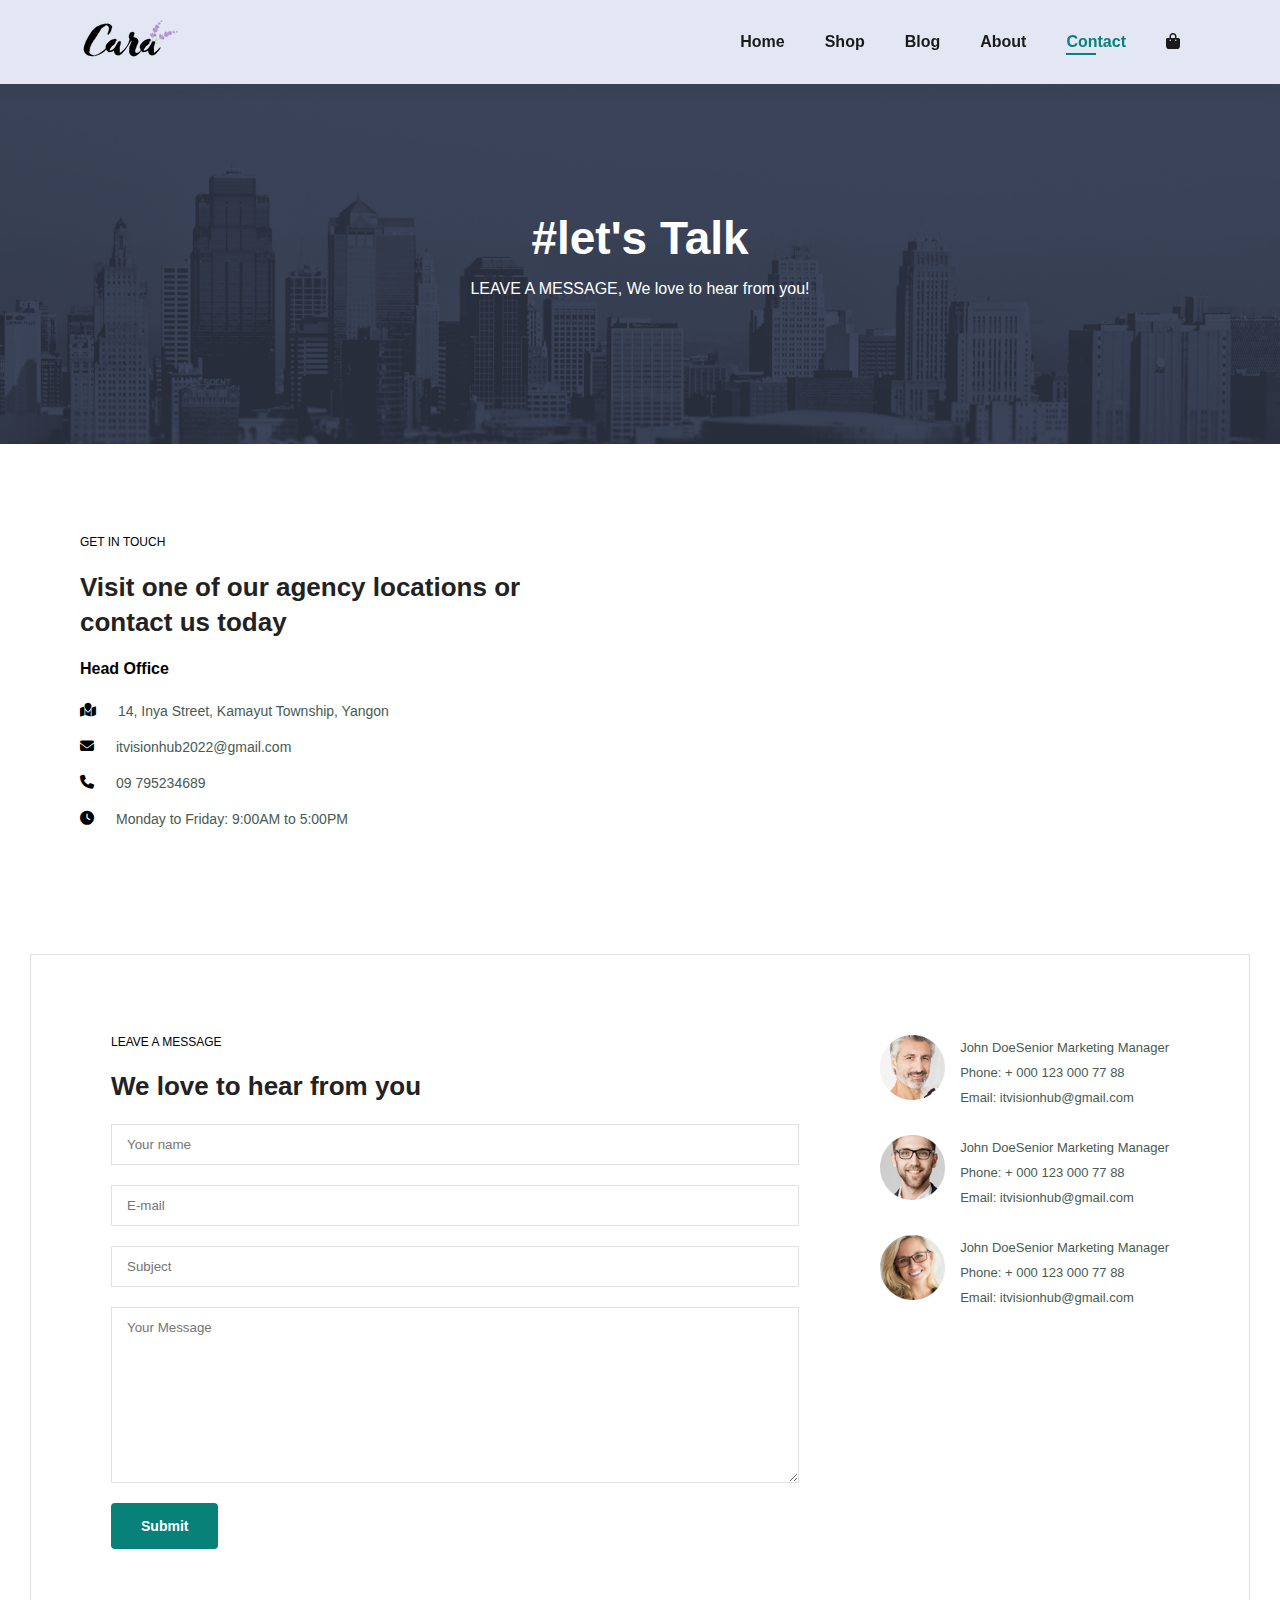
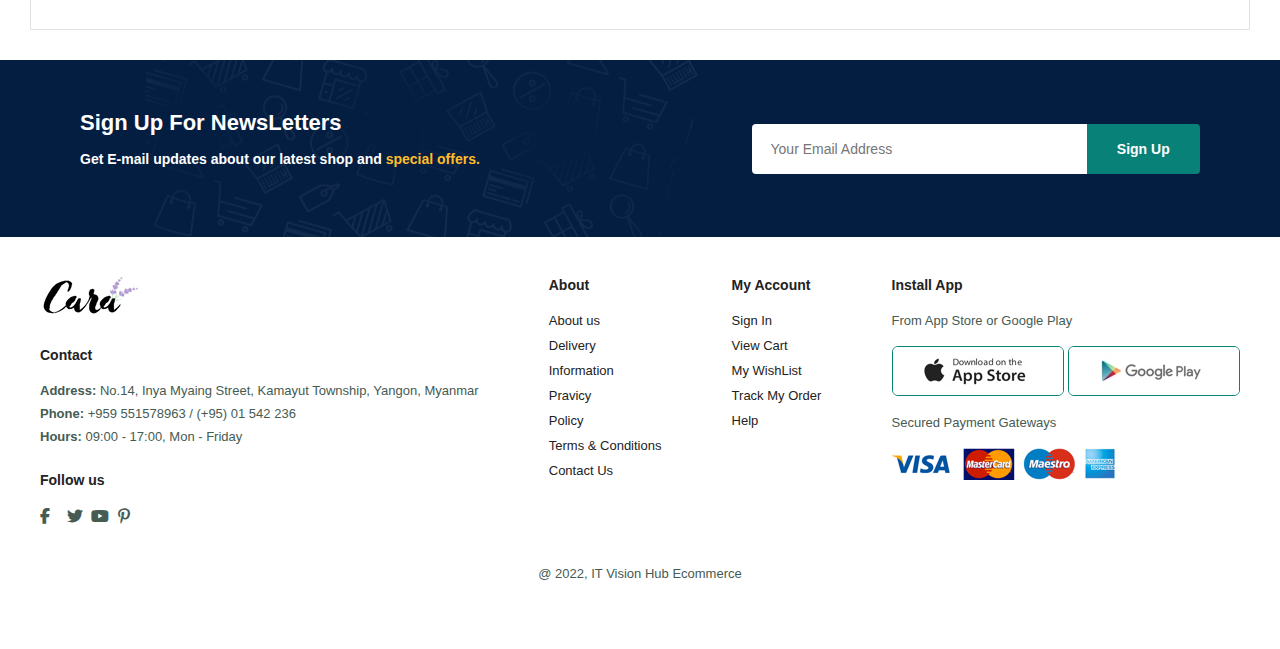
<file: contact.html>
<!DOCTYPE html>
<html lang="en">
<head>
    <meta charset="UTF-8">
    <meta http-equiv="X-UA-Compatible" content="IE=edge">
    <meta name="viewport" content="width=device-width, initial-scale=1.0">
    <title>Ecommerce</title>
    <link rel="stylesheet" href="https://cdnjs.cloudflare.com/ajax/libs/font-awesome/6.1.1/css/all.min.css">
    <link rel="stylesheet" href="style.css">
</head>
<body>
    <!-- Header -->
    <section id="header">
        <a href="#"><img src="img/logo.png" alt="" class="logo"></a>
        <div>
            <ul id="navbar">
                <li><a href="index.html" >Home</a></li>
                <li><a href="shop.html">Shop</a></li>
                <li><a href="blog.html" >Blog</a></li>
                <li><a href="about.html" >About</a></li>
                <li><a href="contact.html" class="active">Contact</a></li>
                <li><a href="cart.html" id="lg-bag"><i class="fa-solid fa-bag-shopping"></i></a></li>
                <a href="#" id="close"><i class="fa-solid fa-circle-xmark"></i></a>
            </ul>
        </div>
        <div id="mobile">
            <a href="cart.html"><i class="fa-solid fa-bag-shopping"></i></a>
            <i id="bar" class="fas fa-outdent"></i>
        </div>
    </section>

    <!-- Page Header -->
    <section id="page-header" class="about-header">
        <h2>#let's Talk</h2>
        <p>LEAVE A MESSAGE, We love to hear from you!</p>
    </section>

    <!-- Contact -->
    <section id="contactDetail" class="section-p1">
        <div class="details">
            <span>GET IN TOUCH</span>
            <h2>Visit one of our agency locations or contact us today</h2>
            <h3>Head Office</h3>
            <div>
                <li>
                    <i class="fa-solid fa-map-location"></i>
                    <p>14, Inya Street, Kamayut Township, Yangon</p>
                </li>
                <li>
                    <i class="fa-solid fa-envelope"></i>
                    <p>itvisionhub2022@gmail.com</p>
                </li>
                <li>
                    <i class="fa-solid fa-phone"></i>
                    <p>09 795234689</p>
                </li>
                <li>
                    <i class="fa-solid fa-clock"></i>
                    <p>Monday to Friday: 9:00AM to 5:00PM</p>
                </li>
            </div>
        </div>
        <div class="map">
            <iframe src="https://www.google.com/maps/embed?pb=!1m18!1m12!1m3!1d907.6984654143741!2d96.12665198562497!3d16.8255074458818!2m3!1f0!2f0!3f0!3m2!1i1024!2i768!4f13.1!3m3!1m2!1s0x30c195c18b45f149%3A0x6487e3091f30ffb0!2sITVisionHub!5e0!3m2!1sen!2ssg!4v1656318942703!5m2!1sen!2ssg" width="600" height="450" style="border:0;" allowfullscreen="" loading="lazy" referrerpolicy="no-referrer-when-downgrade"></iframe>
        </div>

    </section>

    <!-- Form Detail -->
    <section id="formDetail">
        <form action="">
            <span>LEAVE A MESSAGE</span>
            <h2>We love to hear from you</h2>
            <input type="text" placeholder="Your name">
            <input type="text" placeholder="E-mail">
            <input type="text" placeholder="Subject">
            <textarea name="" id="" cols="30" rows="10" placeholder="Your Message"></textarea>
            <button type="submit" class="normal">Submit</button>
        </form>
        <div class="people">
            <div>
                <img src="img/people/1.png" alt="">
                <p><span>John Doe</span>Senior Marketing Manager <br> Phone: + 000 123 000 77 88 <br>Email: itvisionhub@gmail.com </p>
            </div>
            <div>
                <img src="img/people/2.png" alt="">
                <p><span>John Doe</span>Senior Marketing Manager <br> Phone: + 000 123 000 77 88 <br>Email: itvisionhub@gmail.com </p>
            </div>
            <div>
                <img src="img/people/3.png" alt="">
                <p><span>John Doe</span>Senior Marketing Manager <br> Phone: + 000 123 000 77 88 <br>Email: itvisionhub@gmail.com </p>
            </div>
        </div>
    </section>

    <!-- New Letters -->
    <section id="newsLetter">
        <div class="newsText">
            <h4>Sign Up For NewsLetters</h4>
            <p>Get E-mail updates about our latest shop and <span>special offers.</span></p>
        </div>
        <div class="form">
            <input type="text" placeholder="Your Email Address">
            <button class="normal">Sign Up</button>
        </div>
    </section>

    <!-- Footer -->
    <footer id="section-p1" class="contactFooter">
        <div class="col">
            <img src="img/logo.png" alt="" class="logo">
            <h4>Contact</h4>
            <p>
                <strong>Address: </strong>
                No.14, Inya Myaing Street, Kamayut Township, Yangon, Myanmar
            </p>
            <p>
                <strong>Phone: </strong>
                +959 551578963 / (+95) 01 542 236
            </p>
            <p>
                <strong>Hours: </strong>
                09:00 - 17:00, Mon - Friday
            </p>
            <div class="follow">
                <h4>Follow us</h4>
                <div class="icon">
                    <i class="fab fa-facebook-f"></i>
                    <i class="fab fa-instrgram"></i>
                    <i class="fab fa-twitter"></i>
                    <i class="fab fa-youtube"></i>
                    <i class="fab fa-pinterest-p"></i>
                </div>
            </div>
        </div>
        <div class="col">
            <h4>About</h4>
            <a href="#">About us</a>
            <a href="#">Delivery</a>
            <a href="#">Information</a>
            <a href="#">Pravicy</a>
            <a href="#">Policy</a>
            <a href="#">Terms & Conditions</a>
            <a href="#">Contact Us</a>
        </div>
        <div class="col">
            <h4>My Account</h4>
            <a href="#">Sign In</a>
            <a href="#">View Cart</a>
            <a href="#">My WishList</a>
            <a href="#">Track My Order</a>
            <a href="#">Help</a>
        </div>
        <div class="col install">
            <h4>Install App</h4>
            <p>From App Store or Google Play</p>
            <div class="row">
                <img src="img/pay/app.jpg" alt="">
                <img src="img/pay/play.jpg" alt="">
            </div>
            <p>Secured Payment Gateways</p>
            <img src="img/pay/pay.png" alt="">
        </div>
        <div class="copyright">
            <p>@ 2022, IT Vision Hub Ecommerce </p>
        </div>
    </footer>


    <script src="script.js"></script>
</body>
</html>
</file>
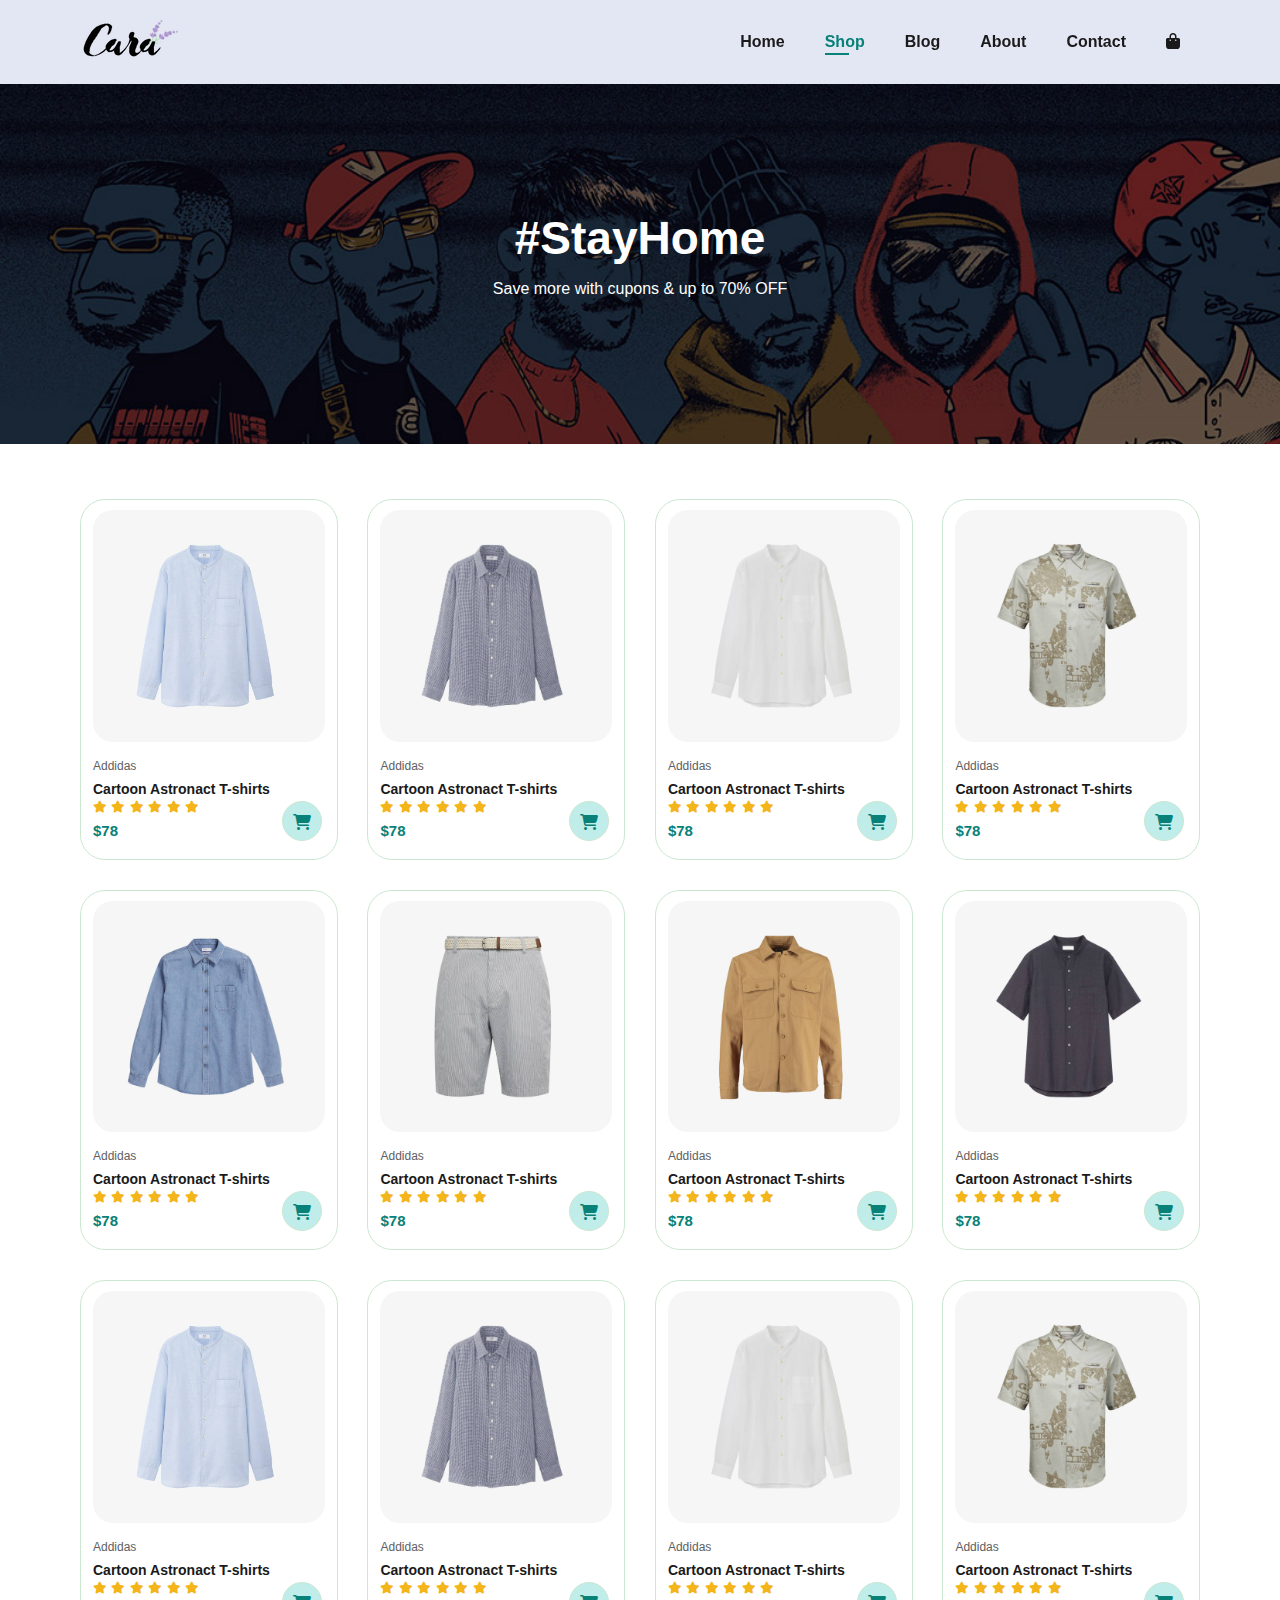
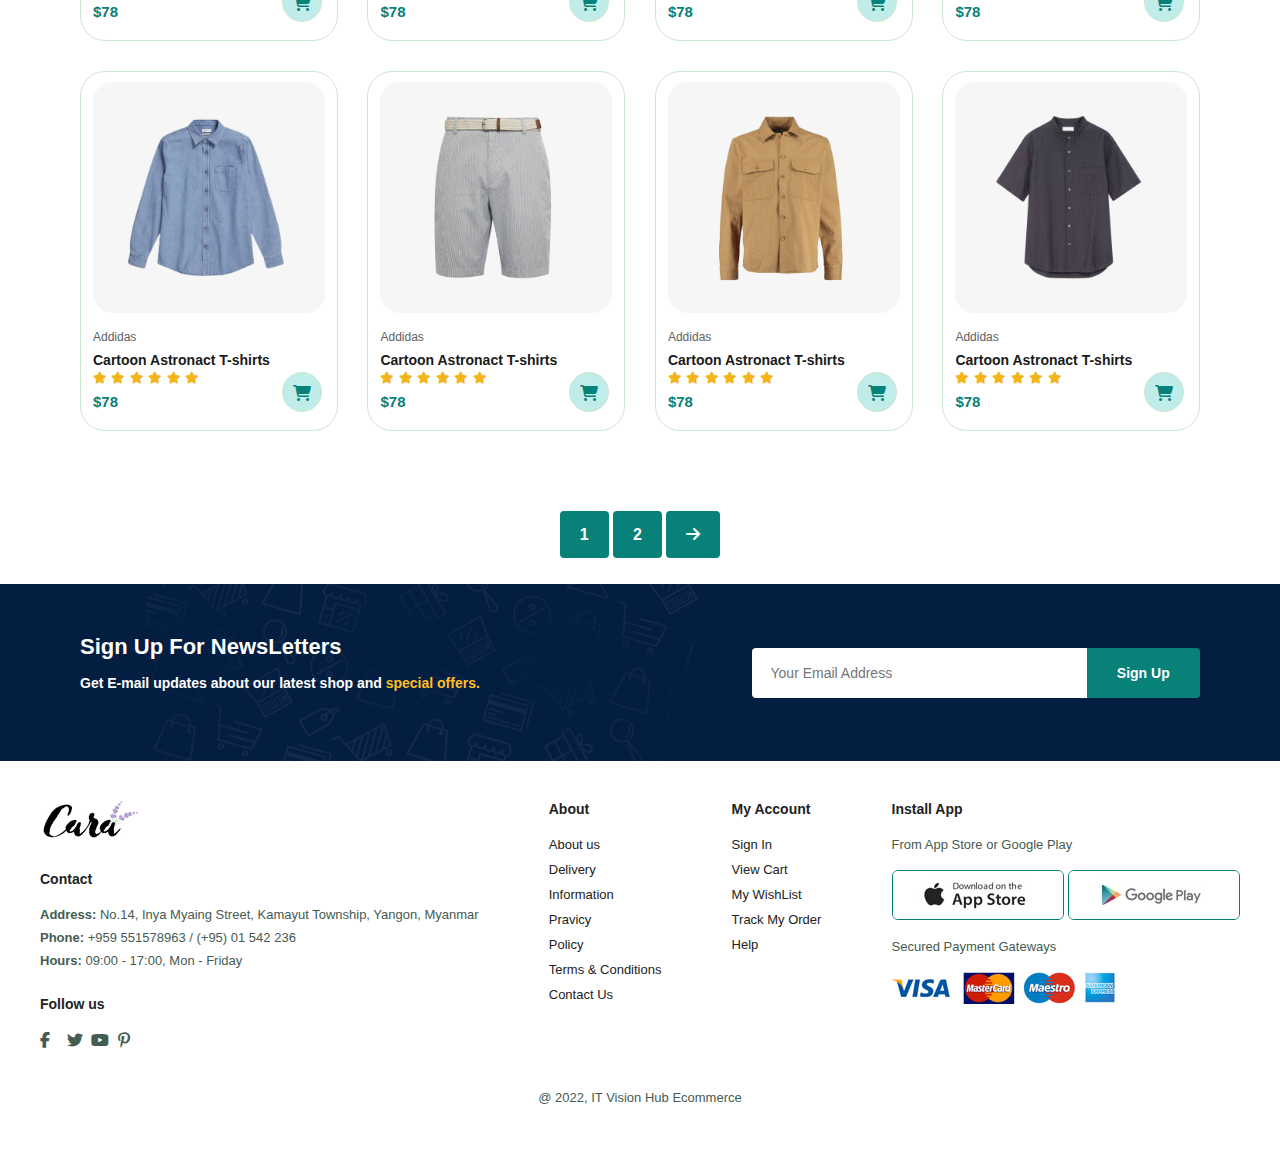
<file: shop.html>
<!DOCTYPE html>
<html lang="en">
<head>
    <meta charset="UTF-8">
    <meta http-equiv="X-UA-Compatible" content="IE=edge">
    <meta name="viewport" content="width=device-width, initial-scale=1.0">
    <title>Ecommerce</title>
    <link rel="stylesheet" href="https://cdnjs.cloudflare.com/ajax/libs/font-awesome/6.1.1/css/all.min.css">
    <link rel="stylesheet" href="style.css">
</head>
<body>
    
    <!-- Header -->
    <section id="header">
        <a href="#"><img src="img/logo.png" alt="" class="logo"></a>
        <div>
            <ul id="navbar">
                <li><a href="index.html" >Home</a></li>
                <li><a href="shop.html" class="active">Shop</a></li>
                <li><a href="blog.html">Blog</a></li>
                <li><a href="about.html">About</a></li>
                <li><a href="contact.html">Contact</a></li>
                <li><a href="cart.html" id="lg-bag"><i class="fa-solid fa-bag-shopping"></i></a></li>
                <a href="#" id="close"><i class="fa-solid fa-circle-xmark"></i></a>
            </ul>
        </div>
        <div id="mobile">
            <a href="cart.html"><i class="fa-solid fa-bag-shopping"></i></a>
            <i id="bar" class="fas fa-outdent"></i>
        </div>
    </section>

    <!-- Page Header -->
    <section id="page-header">
        <h2>#StayHome</h2>
        <p>Save more with cupons & up to 70% OFF</p>
    </section>

    <!-- Products -->
    <section id="product1" class="section-p1">
        <div class="proContainer">
            <div class="pro" onclick="window.location.href='single_product.html';">
                <img src="img/products/n1.jpg" alt="">
                <div class="des">
                    <span>Addidas</span>
                    <h5>Cartoon Astronact T-shirts</h5>
                    <div class="star">
                        <i class="fas fa-star"></i>
                        <i class="fas fa-star"></i>
                        <i class="fas fa-star"></i>
                        <i class="fas fa-star"></i>
                        <i class="fas fa-star"></i>
                        <i class="fas fa-star"></i>
                    </div>
                    <h4>$78</h4>
                </div>
                <a href=""><i class="fas fa-shopping-cart cart"></i></a>
            </div>
            <div class="pro">
                <img src="img/products/n2.jpg" alt="">
                <div class="des">
                    <span>Addidas</span>
                    <h5>Cartoon Astronact T-shirts</h5>
                    <div class="star">
                        <i class="fas fa-star"></i>
                        <i class="fas fa-star"></i>
                        <i class="fas fa-star"></i>
                        <i class="fas fa-star"></i>
                        <i class="fas fa-star"></i>
                        <i class="fas fa-star"></i>
                    </div>
                    <h4>$78</h4>
                </div>
                <a href=""><i class="fas fa-shopping-cart cart"></i></a>
            </div>
            <div class="pro">
                <img src="img/products/n3.jpg" alt="">
                <div class="des">
                    <span>Addidas</span>
                    <h5>Cartoon Astronact T-shirts</h5>
                    <div class="star">
                        <i class="fas fa-star"></i>
                        <i class="fas fa-star"></i>
                        <i class="fas fa-star"></i>
                        <i class="fas fa-star"></i>
                        <i class="fas fa-star"></i>
                        <i class="fas fa-star"></i>
                    </div>
                    <h4>$78</h4>
                </div>
                <a href=""><i class="fas fa-shopping-cart cart"></i></a>
            </div>
            <div class="pro">
                <img src="img/products/n4.jpg" alt="">
                <div class="des">
                    <span>Addidas</span>
                    <h5>Cartoon Astronact T-shirts</h5>
                    <div class="star">
                        <i class="fas fa-star"></i>
                        <i class="fas fa-star"></i>
                        <i class="fas fa-star"></i>
                        <i class="fas fa-star"></i>
                        <i class="fas fa-star"></i>
                        <i class="fas fa-star"></i>
                    </div>
                    <h4>$78</h4>
                </div>
                <a href=""><i class="fas fa-shopping-cart cart"></i></a>
            </div>
            <div class="pro">
                <img src="img/products/n5.jpg" alt="">
                <div class="des">
                    <span>Addidas</span>
                    <h5>Cartoon Astronact T-shirts</h5>
                    <div class="star">
                        <i class="fas fa-star"></i>
                        <i class="fas fa-star"></i>
                        <i class="fas fa-star"></i>
                        <i class="fas fa-star"></i>
                        <i class="fas fa-star"></i>
                        <i class="fas fa-star"></i>
                    </div>
                    <h4>$78</h4>
                </div>
                <a href=""><i class="fas fa-shopping-cart cart"></i></a>
            </div>
            <div class="pro">
                <img src="img/products/n6.jpg" alt="">
                <div class="des">
                    <span>Addidas</span>
                    <h5>Cartoon Astronact T-shirts</h5>
                    <div class="star">
                        <i class="fas fa-star"></i>
                        <i class="fas fa-star"></i>
                        <i class="fas fa-star"></i>
                        <i class="fas fa-star"></i>
                        <i class="fas fa-star"></i>
                        <i class="fas fa-star"></i>
                    </div>
                    <h4>$78</h4>
                </div>
                <a href=""><i class="fas fa-shopping-cart cart"></i></a>
            </div>
            <div class="pro">
                <img src="img/products/n7.jpg" alt="">
                <div class="des">
                    <span>Addidas</span>
                    <h5>Cartoon Astronact T-shirts</h5>
                    <div class="star">
                        <i class="fas fa-star"></i>
                        <i class="fas fa-star"></i>
                        <i class="fas fa-star"></i>
                        <i class="fas fa-star"></i>
                        <i class="fas fa-star"></i>
                        <i class="fas fa-star"></i>
                    </div>
                    <h4>$78</h4>
                </div>
                <a href=""><i class="fas fa-shopping-cart cart"></i></a>
            </div>
            <div class="pro">
                <img src="img/products/n8.jpg" alt="">
                <div class="des">
                    <span>Addidas</span>
                    <h5>Cartoon Astronact T-shirts</h5>
                    <div class="star">
                        <i class="fas fa-star"></i>
                        <i class="fas fa-star"></i>
                        <i class="fas fa-star"></i>
                        <i class="fas fa-star"></i>
                        <i class="fas fa-star"></i>
                        <i class="fas fa-star"></i>
                    </div>
                    <h4>$78</h4>
                </div>
                <a href=""><i class="fas fa-shopping-cart cart"></i></a>
            </div>
        </div>

        <div class="proContainer">
            <div class="pro">
                <img src="img/products/n1.jpg" alt="">
                <div class="des">
                    <span>Addidas</span>
                    <h5>Cartoon Astronact T-shirts</h5>
                    <div class="star">
                        <i class="fas fa-star"></i>
                        <i class="fas fa-star"></i>
                        <i class="fas fa-star"></i>
                        <i class="fas fa-star"></i>
                        <i class="fas fa-star"></i>
                        <i class="fas fa-star"></i>
                    </div>
                    <h4>$78</h4>
                </div>
                <a href=""><i class="fas fa-shopping-cart cart"></i></a>
            </div>
            <div class="pro">
                <img src="img/products/n2.jpg" alt="">
                <div class="des">
                    <span>Addidas</span>
                    <h5>Cartoon Astronact T-shirts</h5>
                    <div class="star">
                        <i class="fas fa-star"></i>
                        <i class="fas fa-star"></i>
                        <i class="fas fa-star"></i>
                        <i class="fas fa-star"></i>
                        <i class="fas fa-star"></i>
                        <i class="fas fa-star"></i>
                    </div>
                    <h4>$78</h4>
                </div>
                <a href=""><i class="fas fa-shopping-cart cart"></i></a>
            </div>
            <div class="pro">
                <img src="img/products/n3.jpg" alt="">
                <div class="des">
                    <span>Addidas</span>
                    <h5>Cartoon Astronact T-shirts</h5>
                    <div class="star">
                        <i class="fas fa-star"></i>
                        <i class="fas fa-star"></i>
                        <i class="fas fa-star"></i>
                        <i class="fas fa-star"></i>
                        <i class="fas fa-star"></i>
                        <i class="fas fa-star"></i>
                    </div>
                    <h4>$78</h4>
                </div>
                <a href=""><i class="fas fa-shopping-cart cart"></i></a>
            </div>
            <div class="pro">
                <img src="img/products/n4.jpg" alt="">
                <div class="des">
                    <span>Addidas</span>
                    <h5>Cartoon Astronact T-shirts</h5>
                    <div class="star">
                        <i class="fas fa-star"></i>
                        <i class="fas fa-star"></i>
                        <i class="fas fa-star"></i>
                        <i class="fas fa-star"></i>
                        <i class="fas fa-star"></i>
                        <i class="fas fa-star"></i>
                    </div>
                    <h4>$78</h4>
                </div>
                <a href=""><i class="fas fa-shopping-cart cart"></i></a>
            </div>
            <div class="pro">
                <img src="img/products/n5.jpg" alt="">
                <div class="des">
                    <span>Addidas</span>
                    <h5>Cartoon Astronact T-shirts</h5>
                    <div class="star">
                        <i class="fas fa-star"></i>
                        <i class="fas fa-star"></i>
                        <i class="fas fa-star"></i>
                        <i class="fas fa-star"></i>
                        <i class="fas fa-star"></i>
                        <i class="fas fa-star"></i>
                    </div>
                    <h4>$78</h4>
                </div>
                <a href=""><i class="fas fa-shopping-cart cart"></i></a>
            </div>
            <div class="pro">
                <img src="img/products/n6.jpg" alt="">
                <div class="des">
                    <span>Addidas</span>
                    <h5>Cartoon Astronact T-shirts</h5>
                    <div class="star">
                        <i class="fas fa-star"></i>
                        <i class="fas fa-star"></i>
                        <i class="fas fa-star"></i>
                        <i class="fas fa-star"></i>
                        <i class="fas fa-star"></i>
                        <i class="fas fa-star"></i>
                    </div>
                    <h4>$78</h4>
                </div>
                <a href=""><i class="fas fa-shopping-cart cart"></i></a>
            </div>
            <div class="pro">
                <img src="img/products/n7.jpg" alt="">
                <div class="des">
                    <span>Addidas</span>
                    <h5>Cartoon Astronact T-shirts</h5>
                    <div class="star">
                        <i class="fas fa-star"></i>
                        <i class="fas fa-star"></i>
                        <i class="fas fa-star"></i>
                        <i class="fas fa-star"></i>
                        <i class="fas fa-star"></i>
                        <i class="fas fa-star"></i>
                    </div>
                    <h4>$78</h4>
                </div>
                <a href=""><i class="fas fa-shopping-cart cart"></i></a>
            </div>
            <div class="pro">
                <img src="img/products/n8.jpg" alt="">
                <div class="des">
                    <span>Addidas</span>
                    <h5>Cartoon Astronact T-shirts</h5>
                    <div class="star">
                        <i class="fas fa-star"></i>
                        <i class="fas fa-star"></i>
                        <i class="fas fa-star"></i>
                        <i class="fas fa-star"></i>
                        <i class="fas fa-star"></i>
                        <i class="fas fa-star"></i>
                    </div>
                    <h4>$78</h4>
                </div>
                <a href=""><i class="fas fa-shopping-cart cart"></i></a>
            </div>
        </div>
    </section>

    <!-- Pagination -->
    <section id="pagination" class="section-p1">
        <a href="#">1</a>
        <a href="#">2</a>
        <a href="#"><i class="fa-solid fa-arrow-right"></i></a>
    </section>

    <!-- New Letters -->
    <section id="newsLetter">
        <div class="newsText">
            <h4>Sign Up For NewsLetters</h4>
            <p>Get E-mail updates about our latest shop and <span>special offers.</span></p>
        </div>
        <div class="form">
            <input type="text" placeholder="Your Email Address">
            <button class="normal">Sign Up</button>
        </div>
    </section>

    <!-- Footer -->
    <footer id="section-p1">
        <div class="col">
            <img src="img/logo.png" alt="" class="logo">
            <h4>Contact</h4>
            <p>
                <strong>Address: </strong>
                No.14, Inya Myaing Street, Kamayut Township, Yangon, Myanmar
            </p>
            <p>
                <strong>Phone: </strong>
                +959 551578963 / (+95) 01 542 236
            </p>
            <p>
                <strong>Hours: </strong>
                09:00 - 17:00, Mon - Friday
            </p>
            <div class="follow">
                <h4>Follow us</h4>
                <div class="icon">
                    <i class="fab fa-facebook-f"></i>
                    <i class="fab fa-instrgram"></i>
                    <i class="fab fa-twitter"></i>
                    <i class="fab fa-youtube"></i>
                    <i class="fab fa-pinterest-p"></i>
                </div>
            </div>
        </div>
        <div class="col">
            <h4>About</h4>
            <a href="#">About us</a>
            <a href="#">Delivery</a>
            <a href="#">Information</a>
            <a href="#">Pravicy</a>
            <a href="#">Policy</a>
            <a href="#">Terms & Conditions</a>
            <a href="#">Contact Us</a>
        </div>
        <div class="col">
            <h4>My Account</h4>
            <a href="#">Sign In</a>
            <a href="#">View Cart</a>
            <a href="#">My WishList</a>
            <a href="#">Track My Order</a>
            <a href="#">Help</a>
        </div>
        <div class="col install">
            <h4>Install App</h4>
            <p>From App Store or Google Play</p>
            <div class="row">
                <img src="img/pay/app.jpg" alt="">
                <img src="img/pay/play.jpg" alt="">
            </div>
            <p>Secured Payment Gateways</p>
            <img src="img/pay/pay.png" alt="">
        </div>
        <div class="copyright">
            <p>@ 2022, IT Vision Hub Ecommerce </p>
        </div>
    </footer>


    <!-- <script>
        const pro = document.querySelector(".pro");
        pro.addEventListener('click',function(){
            window.location.href="single_product.html";
        })
    </script> -->
    <script src="script.js"></script>
</body>
</html>
</file>
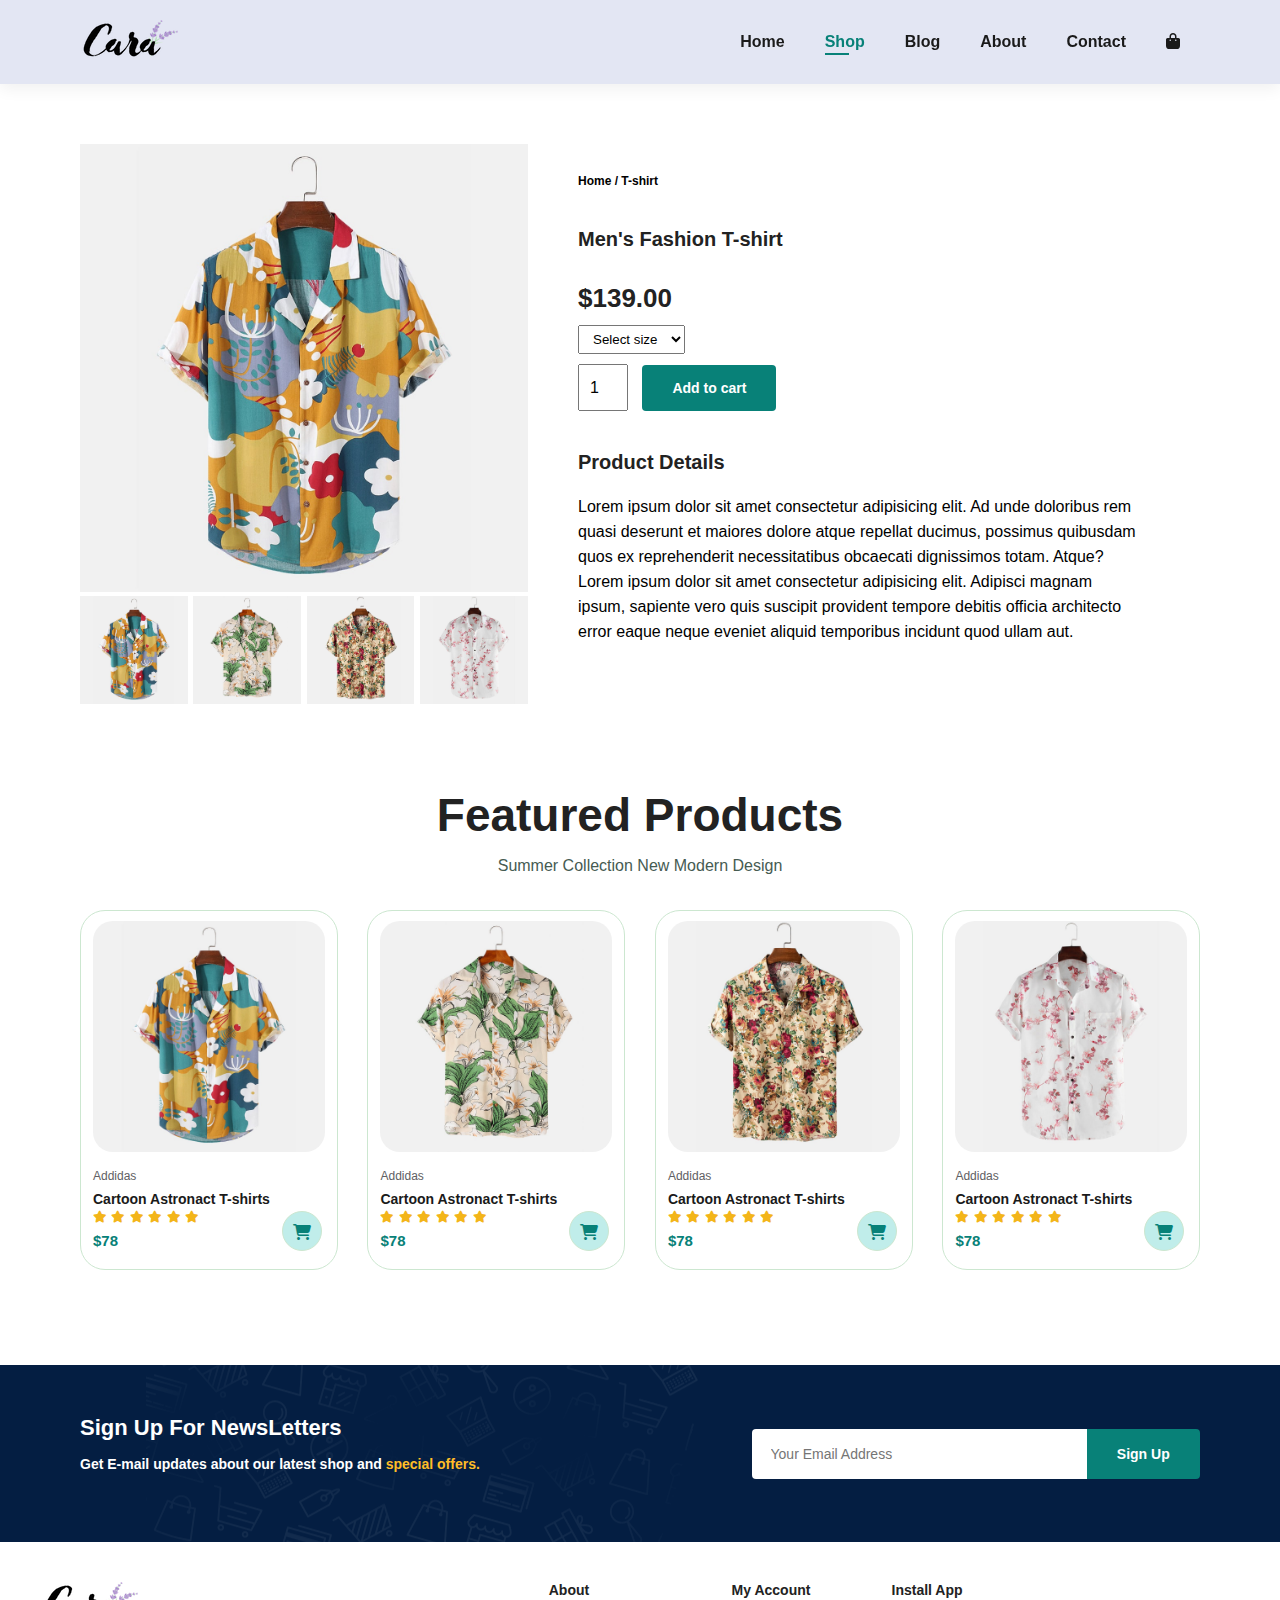
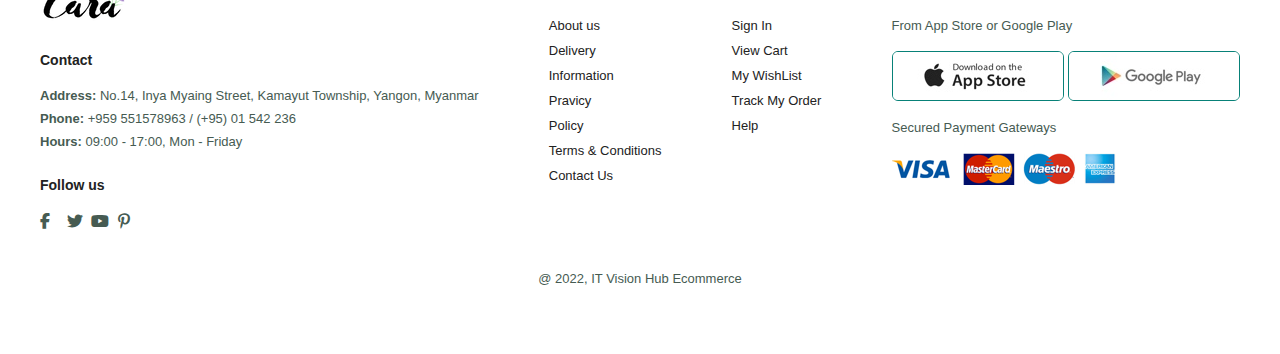
<file: single_product.html>
<!DOCTYPE html>
<html lang="en">
<head>
    <meta charset="UTF-8">
    <meta http-equiv="X-UA-Compatible" content="IE=edge">
    <meta name="viewport" content="width=device-width, initial-scale=1.0">
    <title>Ecommerce</title>
    <link rel="stylesheet" href="https://cdnjs.cloudflare.com/ajax/libs/font-awesome/6.1.1/css/all.min.css">
    <link rel="stylesheet" href="style.css">
</head>
<body>
    
    <!-- Header -->
    <section id="header">
        <a href="#"><img src="img/logo.png" alt="" class="logo"></a>
        <div>
            <ul id="navbar">
                <li><a href="index.html" >Home</a></li>
                <li><a href="shop.html" class="active">Shop</a></li>
                <li><a href="blog.html">Blog</a></li>
                <li><a href="about.html">About</a></li>
                <li><a href="contact.html">Contact</a></li>
                <li><a href="cart.html" id="lg-bag"><i class="fa-solid fa-bag-shopping"></i></a></li>
                <a href="#" id="close"><i class="fa-solid fa-circle-xmark"></i></a>
            </ul>
        </div>
        <div id="mobile">
            <a href="cart.html"><i class="fa-solid fa-bag-shopping"></i></a>
            <i id="bar" class="fas fa-outdent"></i>
        </div>
    </section>

    <!-- Product Details -->
    <section id="productDetail" class="section-p1">
        <div class="single-product-img">
            <img src="img/products/f1.jpg" alt="" width="100%" id="mainImg">
            <div class="small-img-group">
                <div class="small-img-column">
                    <img src="img/products/f1.jpg" width="100%" class="small-img" alt="">
                </div>
                <div class="small-img-column">
                    <img src="img/products/f2.jpg" width="100%" class="small-img1" alt="">
                </div>
                <div class="small-img-column">
                    <img src="img/products/f3.jpg" width="100%" class="small-img2" alt="">
                </div>
                <div class="small-img-column">
                    <img src="img/products/f4.jpg" width="100%" class="small-img3" alt="">
                </div>
            </div>
        </div>
        <div class="sigleProductDetail">
            <h6>Home / T-shirt</h6>
            <h4>Men's Fashion T-shirt</h4>
            <h2>$139.00</h2>
            <select name="size">
                <option value="">Select size</option>
                <option value="">XL</option>
                <option value="">XXL</option>
                <option value="">Small</option>
                <option value="">Large</option>
            </select>
            <input type="number" value="1" >
            <button class="normal">Add to cart</button>
            <h4>Product Details</h4>
            <span>Lorem ipsum dolor sit amet consectetur adipisicing elit. Ad unde doloribus rem quasi deserunt et maiores dolore atque repellat ducimus, possimus quibusdam quos ex reprehenderit necessitatibus obcaecati dignissimos totam. Atque? Lorem ipsum dolor sit amet consectetur adipisicing elit. Adipisci magnam ipsum, sapiente vero quis suscipit provident tempore debitis officia architecto error eaque neque eveniet aliquid temporibus incidunt quod ullam aut.
            </span>
        </div>
    </section>
    

    <!-- Product -->
    <section id="product1" class="section-p1">
        <h2>Featured Products</h2>
        <p>Summer Collection New Modern Design</p>
        <div class="proContainer">
            <div class="pro">
                <img src="img/products/f1.jpg" alt="">
                <div class="des">
                    <span>Addidas</span>
                    <h5>Cartoon Astronact T-shirts</h5>
                    <div class="star">
                        <i class="fas fa-star"></i>
                        <i class="fas fa-star"></i>
                        <i class="fas fa-star"></i>
                        <i class="fas fa-star"></i>
                        <i class="fas fa-star"></i>
                        <i class="fas fa-star"></i>
                    </div>
                    <h4>$78</h4>
                </div>
                <a href=""><i class="fas fa-shopping-cart cart"></i></a>
            </div>
            <div class="pro">
                <img src="img/products/f2.jpg" alt="">
                <div class="des">
                    <span>Addidas</span>
                    <h5>Cartoon Astronact T-shirts</h5>
                    <div class="star">
                        <i class="fas fa-star"></i>
                        <i class="fas fa-star"></i>
                        <i class="fas fa-star"></i>
                        <i class="fas fa-star"></i>
                        <i class="fas fa-star"></i>
                        <i class="fas fa-star"></i>
                    </div>
                    <h4>$78</h4>
                </div>
                <a href=""><i class="fas fa-shopping-cart cart"></i></a>
            </div>
            <div class="pro">
                <img src="img/products/f3.jpg" alt="">
                <div class="des">
                    <span>Addidas</span>
                    <h5>Cartoon Astronact T-shirts</h5>
                    <div class="star">
                        <i class="fas fa-star"></i>
                        <i class="fas fa-star"></i>
                        <i class="fas fa-star"></i>
                        <i class="fas fa-star"></i>
                        <i class="fas fa-star"></i>
                        <i class="fas fa-star"></i>
                    </div>
                    <h4>$78</h4>
                </div>
                <a href=""><i class="fas fa-shopping-cart cart"></i></a>
            </div>
            <div class="pro">
                <img src="img/products/f4.jpg" alt="">
                <div class="des">
                    <span>Addidas</span>
                    <h5>Cartoon Astronact T-shirts</h5>
                    <div class="star">
                        <i class="fas fa-star"></i>
                        <i class="fas fa-star"></i>
                        <i class="fas fa-star"></i>
                        <i class="fas fa-star"></i>
                        <i class="fas fa-star"></i>
                        <i class="fas fa-star"></i>
                    </div>
                    <h4>$78</h4>
                </div>
                <a href=""><i class="fas fa-shopping-cart cart"></i></a>
            </div>
        </div>
    </section>

    <!-- New Letters -->
    <section id="newsLetter" class="section-p1 section-m1">
        <div class="newsText">
            <h4>Sign Up For NewsLetters</h4>
            <p>Get E-mail updates about our latest shop and <span>special offers.</span></p>
        </div>
        <div class="form">
            <input type="text" placeholder="Your Email Address">
            <button class="normal">Sign Up</button>
        </div>
    </section>

    <!-- Footer -->
    <footer id="section-p1">
        <div class="col">
            <img src="img/logo.png" alt="" class="logo">
            <h4>Contact</h4>
            <p>
                <strong>Address: </strong>
                No.14, Inya Myaing Street, Kamayut Township, Yangon, Myanmar
            </p>
            <p>
                <strong>Phone: </strong>
                +959 551578963 / (+95) 01 542 236
            </p>
            <p>
                <strong>Hours: </strong>
                09:00 - 17:00, Mon - Friday
            </p>
            <div class="follow">
                <h4>Follow us</h4>
                <div class="icon">
                    <i class="fab fa-facebook-f"></i>
                    <i class="fab fa-instrgram"></i>
                    <i class="fab fa-twitter"></i>
                    <i class="fab fa-youtube"></i>
                    <i class="fab fa-pinterest-p"></i>
                </div>
            </div>
        </div>
        <div class="col">
            <h4>About</h4>
            <a href="#">About us</a>
            <a href="#">Delivery</a>
            <a href="#">Information</a>
            <a href="#">Pravicy</a>
            <a href="#">Policy</a>
            <a href="#">Terms & Conditions</a>
            <a href="#">Contact Us</a>
        </div>
        <div class="col">
            <h4>My Account</h4>
            <a href="#">Sign In</a>
            <a href="#">View Cart</a>
            <a href="#">My WishList</a>
            <a href="#">Track My Order</a>
            <a href="#">Help</a>
        </div>
        <div class="col install">
            <h4>Install App</h4>
            <p>From App Store or Google Play</p>
            <div class="row">
                <img src="img/pay/app.jpg" alt="">
                <img src="img/pay/play.jpg" alt="">
            </div>
            <p>Secured Payment Gateways</p>
            <img src="img/pay/pay.png" alt="">
        </div>
        <div class="copyright">
            <p>@ 2022, IT Vision Hub Ecommerce </p>
        </div>
    </footer>

    
    <script src="script.js"></script>
    <script>
        var mainImg = document.querySelector("#mainImg");
        var smallImg = document.querySelector(".small-img");
        var smallImg1 = document.querySelector(".small-img1");
        var smallImg2 = document.querySelector(".small-img2");
        var smallImg3 = document.querySelector(".small-img3");
        smallImg.addEventListener('click', function(){
            mainImg.src = smallImg.src;
        });
        smallImg1.addEventListener('click', function(){
            mainImg.src = smallImg1.src;
        });
        smallImg2.addEventListener('click', function(){
            mainImg.src = smallImg2.src;
        });
        smallImg3.addEventListener('click', function(){
            mainImg.src = smallImg3.src;
        });

        
    </script>
</body>
</html>
</file>
<file: style.css>
@import url('https://fonts.googleapis.com/css2?family=League+Spartan:wght@100;200;300;400;500;600;700;800;900&display=swap');

*{
    margin: 0;
    padding: 0;
    box-sizing: border-box;
    font-family: 'Spartan', sans-serif;
}
body{
    width: 100%;
    font-family: 'League Spartan', sans-serif;
}
h1{
    font-size: 50px;
    line-height: 64px;
    color: #222;
}
h2{
    font-size: 46px;
    line-height: 54px;
    color: #222;
}
h4{
    font-size: 20px;
    color: #222;
}
h6{
    font-weight: 700;
    font-size: 12px;
}
p{
    font-size: 16px;
    color: #465b52;
    margin: 15px 0 20px 0;
}
.section-p1{
    padding: 40px 80px;
}
.section-m1{
    margin: 40px 0;
}
button.normal{
    font-size: 14px;
    font-weight: 600;
    padding: 15px 30px;
    color: #000;
    background-color: #fff;
    border-radius: 4px;
    cursor: pointer;
    border: none;
    outline: none;
    transition: 0.2s;
}
button.white {
    font-size: 13px;
    font-weight: 600;
    padding: 11px 18px;
    color: white;
    background-color: transparent;
    cursor: pointer;
    border: 1px solid white;
    outline: none;
    transition: 0.2s;
}

/* Header start */
#header{
    display: flex;
    justify-content: space-between;
    align-items: center;
    padding: 20px 80px;
    background-color: #E3E6F3;
    box-shadow: 0 5px 15px rgb(0, 0,0, 0.06);
    z-index: 1;
    position: sticky;
    top: 0;
    left: 0;
}
#navbar{
    display: flex;
    justify-content: center;
    align-items: center;
}
#navbar li{
    position: relative;
    list-style-type: none;
    padding: 0 20px;
}
#navbar li a{
    text-decoration: none;
    font-size: 16px;
    font-weight: 600;
    color: #1a1a1a;
    transition: 0.3s ease-in-out;
}
#navbar li a:hover{
    color: #088178;
}
#navbar li a.active{
    color: #088178;
}
#navbar li a.active::after,#navbar li a:hover::after{
    position: absolute;
    content: "";
    width: 30%;
    height: 2px;
    bottom: -4px;
    left: 20px;
    background: #088178;
}
#navbar #close{
    display: none;
}
#mobile{
    display: none;
    align-content: center;
}
/*================================ Shop page =========================
=====================================================================================*/
/* hero */
#hero{
    background-image: url('img/hero4.png');
    width: 100%;
    height: 90vh;
    background-position: top 25% right 0; 
    background-size: cover;
    padding: 0 80px;
    display: flex;
    flex-direction: column;
    align-items: flex-start;
    justify-content: center;
}
#hero h4{
    padding-bottom: 15px;
}
#hero h1,#hero button{
    color: #088178;
}
#hero button{
    background-image: url('img/button.png');
    padding: 14px 80px 14px 65px;
    font-weight: 700;
    font-size: 15px;
    border: 0;
    background-color: transparent;
    cursor: pointer;
    background-repeat: no-repeat;
}
/* feature */
#feature{
    display: flex;
    justify-content: space-between;
    align-items: center;
    flex-wrap: wrap;
}
#feature .fe-box{
    width: 180px;
    text-align: center;
    padding: 25px 15px;
    border: 1px solid #cce7d0;
    border-radius: 4px;
    box-shadow: 20px 20px 34px rgba(red, green, blue,0.03);
}
#feature .fe-box:hover{
    box-shadow: 10px 10px 65px rgba(70, 62, 221,0.1);
}
#feature .fe-box img{
    width: 100%;
    margin-bottom: 10px;
}
#feature .fe-box h6{
    display: inline-block;
    padding: 9px 8px 6px 8px;
    line-height: 1;
    border-radius: 4px;
    color: #088178;
    background-color: #fddde4;
}
#feature .fe-box:nth-child(2) h6{
    background-color: #f3db8a;
}
#feature .fe-box:nth-child(3) h6{
    background-color: #57e4d6;
}
#feature .fe-box:nth-child(4) h6{
    background-color: #aeafdf;
}
#feature .fe-box:nth-child(5) h6{
    background-color: #f499e3;
}
#feature .fe-box:nth-child(6) h6{
    background-color: #aee039;
}

/* product */
#product1{
    text-align: center;
}
#product1 .proContainer{
    display: flex;
    flex-wrap: wrap;
    justify-content: space-between;
    
}
#product1 .pro{
    width: 23%;
    min-width: 250px;
    padding: 10px 12px;
    border: 1px solid #cce7d0;
    border-radius: 25px;
    cursor: pointer;
    box-shadow: 20px 20px 30px rgba(red, green, blue, 0.02);
    margin: 15px 0;
    transition: 0.2s ease;
    position: relative;
}
#product1 .pro:hover{
    box-shadow: 20px 20px 50px rgba(red, green, blue, 0.06);
}
#product1 .pro img{
    width: 100%;
    border-radius: 20px;
}
#product1 .pro .des{
    text-align: start;
    padding: 10px 0;
}
#product1 .pro .des span{
    color: #606063;
    font-size: 12px;
}
#product1 .pro .des h5{
    color: #1a1a1a;
    font-size: 14px;
    padding-top:7px;
}
#product1 .pro .des i{
    color: rgb(243, 181, 25);
    font-size: 12px;
}
#product1 .pro .des h4{
    color: #088178;
    font-size: 15px;
    font-weight: 700;
    padding-top: 7px;
}
#product1 .pro .cart{
    color: #088178;
    width: 40px;
    height: 40px;
    line-height: 40px;
    border-radius: 50px;
    background-color: #c0edea;
    border: 1px solid #cce7d0;
    position: absolute;
    bottom: 18px;
    right: 15px;
}

/* banner */
#banner{
    display: flex;
    flex-direction: column;
    justify-content: center;
    align-items: center;
    text-align: center;
    background-image: url('img/banner/b2.jpg');
    width: 100%;
    height: 40vh;
    background-size: cover;
    background-position: center;
}
#banner h4{
    color: #fff;
    font-size: 16px;
}
#banner h2{
    color: #fff;
    font-size: 30px;
    padding: 10px 0;
}
#banner h2 span{
    color: #ef3636;
}
#banner button:hover{
    background-color: rgb(30, 153, 202);
}

/* small banner */
#sm-banner{
    display: flex;
    flex-wrap: wrap;
    justify-content: space-between;
}
#sm-banner .banner-box{
    display: flex;
    flex-direction: column;
    justify-content: center;
    align-items: flex-start;
    padding: 30px;
    min-width: 600px;
    height:50vh;
    background-image: url('img/banner/b17.jpg');
    background-size: cover;
    background-position: center;
}
#sm-banner .banner-box:nth-child(2){
    background-image: url('img/banner/b10.jpg');
}
#sm-banner h4{
    color: white;
    font-size: 20px;
    font-weight: 300;
}
#sm-banner h2{
    color: white;
    font-size: 28px;
    font-weight: 800;
}
#sm-banner span{
    color: white;
    font-size: 14px;
    font-weight: 500;
    padding-bottom: 15px;
}
#sm-banner .banner-box:hover button{
    background-color: #088178;
    border: 1px solid #088178;
}

/* banner3 */
#banner3{
    display: flex;
    flex-wrap: wrap;
    justify-content: space-between;
    align-items: flex-start;
    padding: 0 80px;
}
#banner3 .banner-box{
    display: flex;
    flex-direction: column;
    justify-content: center;
    align-items: flex-start;
    padding: 20px;
    margin-bottom: 20px;
    min-width: 30%;
    height:30vh;
    background-image: url('img/banner/b7.jpg');
    background-size: cover;
    background-position: center;
}
#banner3 .banner-box1{
    background-image: url('img/banner/b4.jpg');
}
#banner3 .banner-box2{
    background-image: url('img/banner/b18.jpg');
}
#banner3 h2{
    color: white;
    font-weight: 900;
    font-size: 22px;
}
#banner3 h3{
    color: rgb(208, 72, 72);
    font-weight: 900;
    font-size: 15px;
}

/* NewsLetters */
#newsLetter{
    display: flex;
    flex-wrap: wrap;
    justify-content: space-between;
    align-items: center;
    align-content: center;
    background-image: url('img/banner/b14.png');
    background-repeat: no-repeat;
    background-position: 20% 30%;
    background-color: #041e42;
    padding: 50px 80px;
}
#newsLetter h4{
    font-size: 22px;
    font-weight: 700;
    color: white; 
}
#newsLetter p{
    font-size: 14px;
    font-weight: 600;
    color: white; 
}
#newsLetter p span{
    color: #ffbd27; 
}
#newsLetter input{
    height: 3.125rem;
    padding: 0 1.25em;
    font-size: 14px;
    width: 100%;
    border: 1px solid transparent;
    border-radius: 4px;
    outline: none;
    border-top-right-radius: 0;
    border-bottom-right-radius: 0;
}
#newsLetter button{
    color: white;
    background-color: #088178;
    padding: 8px 0px;
    border-top-left-radius: 0;
    border-bottom-left-radius: 0;
    width: 35%;
}
#newsLetter .form{
    display: flex;
    width: 40%;
}

/* footer */
footer{
    display: flex;
    flex-wrap: wrap;
    justify-content: space-between;
    margin: 40px 40px;
}
footer .col{
    display: flex;
    flex-direction: column;
    align-items: flex-start;
    margin-bottom: 20px;
}
footer .logo{
    margin-bottom: 30px;
}
footer h4{
    font-size: 14px;
    padding-bottom: 20px;
}
footer p{
    font-size: 13px;
    margin: 0 0 8px 0;
}
footer a{
    font-size: 13px;
    text-decoration: none;
    color: #222;
    margin-bottom: 10px;
}
footer .follow{
    margin-top: 20px;
}
footer .follow i{
    color: #465b52;
    padding-right: 4px;
    cursor: pointer;
}
footer .install .row img{
    border: 1px solid #088178;
    border-radius: 6px;
}
footer .install img{
   margin: 10px 0 15px 0;
}
footer .follow i:hover,footer a:hover{
    color: #088178;
}
footer .copyright{
    width: 100%;
    text-align: center;
    margin: 20px;
}


/*================================ Shop page =========================
=====================================================================================*/
/* page header */
#page-header{
    background-image: url('img/banner/b1.jpg');
    background-size: cover;
    height: 40vh;
    width: 100%;
    display: flex;
    justify-content: center;
    align-items: center;
    flex-direction: column;
    padding: 14px;
}
#page-header h2, #page-header p{
    color: white;
}

/* pagination */
#pagination{
    text-align: center;
}
#pagination a{
    text-decoration: none;
    background-color: #088178;
    color: white;
    padding: 15px 20px;
    border-radius: 4px;
    font-weight: 600;
}
#pagination a i{
    font-size: 16px;
    font-weight: 600;
}

/* Single Product */
#productDetail{
    display: flex;
    margin-top: 20px;
}
#productDetail .single-product-img{
    width: 40%;
    margin-right: 50px;
}
.small-img-group{
    display: flex;
    justify-content: space-between;
}
.small-img-column{
    flex-basis: 24%;
    cursor: pointer;
}
#productDetail .sigleProductDetail{
    width: 50%;
    padding-top: 30px;
}
#productDetail .sigleProductDetail h4{
    padding: 40px 0 20px 0;
}
#productDetail .sigleProductDetail h2{
    font-size: 26px;
}
#productDetail .sigleProductDetail select{
    display: block;
    padding: 5px 10px;
    margin-bottom: 10px;
}
#productDetail .sigleProductDetail input{
    width: 50px;
    height: 47px;
    padding-left: 10px;
    font-size: 16px;
    margin-right: 10px;
}
#productDetail .sigleProductDetail button{
    background-color: #088178;
    color: white;
}
#productDetail .sigleProductDetail span{
    line-height: 25px;
    text-align: justify;
}


/*================================ Blog page =========================
=====================================================================================*/
#page-header.blog-header{
    background-image: url('img/banner/b19.jpg');
}
#blog{
    padding: 150px 150px 0 150px;
}
#blog .blog-box{
    display: flex;
    align-items: center;
    width: 100%;
    position: relative;
    padding-bottom: 90px;
}
#blog .blog-img{
    width: 50%;
    margin-right: 40px;
}
#blog img{
    width: 100%;
    height: 300px;
    object-fit: cover;
}
#blog .blog-detail{
    width: 50%;
}
#blog .blog-detail a{
    text-decoration: none;
    font-size: 11px;
    color: #000;
    font-weight: 700;
    position: relative;
    transition: 0.3s;
}
#blog .blog-detail a::after{
    content: "";
    width: 50px;
    height: 2px;
    background-color: #000;
    position: absolute;
    top: 4px;
    right: -60px;
}
#blog .blog-detail a:hover{
    color: #088178;
}
#blog .blog-detail a:hover:after{
    background-color: #088178;
}
#blog .blog-box h1{
    position: absolute;
    top: -40px;
    left: 0;
    font-size: 70px;
    font-weight: 700;
    color: #c9cbce;
    z-index: -1;
}


/*================================ About page =========================
=====================================================================================*/
#page-header.about-header{
    background-image: url('img/about/banner.png');
}
#about-head{
    display: flex;
    align-items: center;
}
#about-head img{
    width: 50%;
    height: auto;
}
#about-head div{
    padding-left: 40px;
}
#about-app{
    text-align: center;
}
#about-app .video{
    width: 70%;
    height: 100%;
    margin: 30px auto 0 auto;
}
#about-app .video video{
    width: 100%;
    height: 100%;
    border-radius: 30px;
}


/*================================ Contact page =========================
=====================================================================================*/
#contactDetail{
    display: flex;
    align-items: center;
    justify-content: space-between;
}
#contactDetail .details{
    width: 40%;
}
#contactDetail .details span, #formDetail form span{
    font-size: 12px;
}
#contactDetail .details h2, #formDetail form h2{
    font-size: 26px;
    line-height: 35px;
    padding: 20px 0;
}
#contactDetail .details h3{
    font-size: 16px;
    padding-bottom: 15px;
}
#contactDetail .details li{
    display: flex;
    list-style-type: none;
    padding: 10px 0;
}
#contactDetail .details li i{
    font-size: 14px;
    padding-right: 22px;
}
#contactDetail .details li p{
    font-size: 14px;
    margin: 0px;
}
#contactDetail .map{
    width: 55%;
    height: 400px;
}
#contactDetail .map iframe{
    width: 100%;
    height: 100%;
}
#formDetail {
    display: flex;
    justify-content: space-between;
    margin: 30px;
    padding: 80px;
    border: 1px solid #e1e1e1;
}
#formDetail form{ 
    width: 65%;
    display: flex;
    flex-direction: column;
    align-items: flex-start;
}
#formDetail form input, #formDetail form textarea{ 
    width: 100%;
    padding: 12px 15px;
    outline: none;
    margin-bottom: 20px;
    border: 1px solid #e1e1e1;
}
#formDetail form button{ 
    background-color: #088178;
    color: white;
}
#formDetail .people div{
    padding-bottom: 25px;
    display: flex;
    align-items: flex-start;
}
#formDetail .people div img{
    width: 65px;
    height: 65px;
    object-fit: cover;
    margin-right: 15px;
}
#formDetail .people div p{
    margin: 0;
    font-size: 13px;
    line-height: 25px;
}


/*================================ Cart page =========================
=====================================================================================*/
#cart{
    overflow: auto;
}
#cart table{
    width: 100%;
    border-collapse: collapse;
    table-layout: fixed;
    word-wrap: nowrap;
}
#cart table img{
    width: 70px;
}
#cart table td:nth-child(1){
    width: 100px;
    text-align: center;
}
#cart table td:nth-child(2){
    width: 150px;
    text-align: center;
}
#cart table td:nth-child(3){
    width: 250px;
    text-align: center;
}
#cart table td:nth-child(4), #cart table td:nth-child(5), #cart table td:nth-child(6){
    width: 150px;
    text-align: center;
}
#cart table td:nth-child(5) input{
    width: 70px;
    padding: 10px 5px 10px;
}
#cart table thead{
    border: 1px solid #e2e9e1;
    border-left: none;
    border-right: none;
    padding-top: 20px;
}
#cart table thead th{
    font-size: 15px;
    padding: 18px 0;
}
#cart table tbody tr td{
    padding-top: 15px;
}
#cart table tbody tr td input{
    border: 1px solid rgb(107, 100, 100);
    text-align: center;
}
#cart-add{
    display: flex;
    justify-content: space-between;
    align-items: center;
    flex-wrap: wrap;
}
#coupon{
    width: 50%;
    margin-bottom: 20px; 
}
#coupon h3, #subTotal h3{
    padding-bottom: 15px; 
}
#coupon input{
    padding: 10px 20px;
    outline: none;
    width: 60%;
    margin-right: 10px;
    border: 1px solid #e2e9e1; 
}
#coupon button,#subTotal .normal{
    background-color: #088178;
    color: white;
    padding: 12px 20px;
}
#subTotal{
    width: 50%;
    margin-bottom: 30px; 
    border: 1px solid #e2e9e1;
    padding: 30px;
}
#subTotal table{
    width: 100%;
    border-collapse: collapse;
    margin-bottom: 20px;
}
#subTotal table td{
    width: 50%;
    border: 1px solid #e2e9e1;
    padding: 10px;
    font-size: 13px;
}

/*================================ Responsive ===============================*/
@media (max-width:799px){
    .resp1{
        padding: 40px 40px;
    }
    #navbar{
        display: flex;
        flex-direction: column;
        align-items: flex-start;
        justify-content: flex-start;
        padding: 80px 0 0 10px;
        position: fixed;
        top: 0;
        right: -300px;
        height: 100vh;
        width: 300px;
        background-color: #eaecf7;
        box-shadow: 0 40px 60px rgba(red, green, blue, 0.1);
        transition: 0.3s;
    }
    #navbar #lg-bag{
        display: none;
    }
    #navbar #close{
        display:block;
        position: absolute;
        top: 25px;
        left: 25px;
        font-size: 24px;
        color: #222;
    }
    #navbar li{
        margin-bottom: 25px;
    }
    #navbar.active{
        right: 0;
    }
    #mobile{
        display: flex;
        align-items: center;
        justify-content: space-between;
    }
    #mobile i{
        color: black;
        font-size: 24px;
        padding-left: 20px;
    }
    #hero{
        height: 70vh;
        padding: 0 80px;
        background-position: top 30% right 30%;
    }
    #feature{
        justify-content: center;
    }
    #feature .fe-box{
        margin: 20px;
    }
    #banner {
        height: 25vh;
        margin: 0;
    }
    #sm-banner .banner-box {
        min-width: 100%;
        height: 30vh;
        margin-bottom: 10px;
    }
    #banner3{
        padding: 0 40px;
    }
    #banner3 .banner-box {
        width: 28%;
    }
    #newsLetter .form {
        width: 70%;
    }
    #newsLetter {
        padding: 25px 50px;
    }
    /* contact page */
    #formDetail{
        padding: 40px;
    }
    #formDetail form{
        width: 50%;
    }
    footer.contactFooter{
        padding: 18px 20px;
    }
    /* cart */
    #cart{
        overflow-x: auto;
    }
    /* #cart table {
        width: 100%;
        table-layout: fixed;
        word-wrap: nowrap;
    } */
    #cart table {
        display: block;
        overflow-x: auto;
        white-space: wrap;
        border-collapse: collapse;
    }
    #cart.res-cart{
        padding: 40px 10px;
    }
    #cart table thead th {
        font-size: 13px;
        padding: 18px 0;
    }
    #cart table tbody tr td {
        font-size: 14px;
        padding: 15px;
    }
    #cart-add.res-card-add{
        padding: 25px 30px;
    }
    #coupon input {
        width: 90%;
        margin-bottom: 10px;
    }
    #subTotal {
        padding: 20px;
    }
}

@media (max-width:477px){
    #header {
        padding: 10px 30px;
    }
    #navbar #close{
        display: block;
    }
    #hero h1{
        font-size: 38px;
    }
    #hero h2{
        font-size: 32px;
    }
    #hero p{
        font-size: 14px;
    }
    #hero {
        padding: 0 50px;
        background-position:55%;
    }
    #feature{
        justify-content: space-evenly;
    }
    .resp1 {
        padding: 20px;
    }
    #feature .fe-box {
        width: 155px;
        margin: 0 0 15px 0;
    }
    #product1 .pro {
        width: 100%;
    }
    .section-p1 {
        padding: 20px 40px;
    }
    #banner{
        height: 32vh;
    }
    #banner3 .banner-box {
        width: 100%;
    }
    #newsLetter .form {
        width: 100%;
    }
    #newsLetter {
        padding: 25px 25px;
    }
    /* Single product */
    #productDetail{
        display: flex;
        flex-direction: column;
    }
    #productDetail .single-product-img {
        width: 100%;
    }
    #productDetail .sigleProductDetail {
        width: 100%;
    }
    /* Blog */
    #blog{
        padding: 100px 20px 0 20px;
    }
    #blog .blog-box{
        display: flex;
        flex-direction: column;
        align-items: flex-start;
    }
    #blog .blog-img{
        width: 100%;
        margin-bottom: 30px;
    }
    #blog .blog-detail {
        width: 100%;
    }

    /* About */
    #about-head {
        flex-direction: column;
    }
    #about-head img {
        width: 100%;
        margin: 20px 0;
    }
    #about-head div {
        padding-left: 0;
    }
    #about-head div p{
        text-align: justify;
    }
    #about-app .video {
        width: 100%;
    }
    #feature {
        justify-content: space-between;
    }
    #feature .about-box {
        width: 45%;
        margin: 0 0 15px 0;
    }

    /* Contact */
    #contactDetail {
        flex-direction: column;
    }
    #contactDetail .details {
        width: 100%;
        margin-bottom: 30px;
    }
    #contactDetail .map {
        width: 100%;
    }
    #formDetail{
        display: flex;
        flex-wrap: wrap;
        padding: 30px 10px;
    }
    #formDetail form {
        width: 100%;
        margin-bottom: 30px;
    }
    /* cart */
    #cart-add.res-card-add {
        padding: 25px 30px;
        display: flex;
        flex-direction: column;
    }
    #coupon {
        width: 100%;
    }
    #subTotal {
        width: 100%;
    }
    #coupon input {
        width: 60%;
    }
}
</file>
